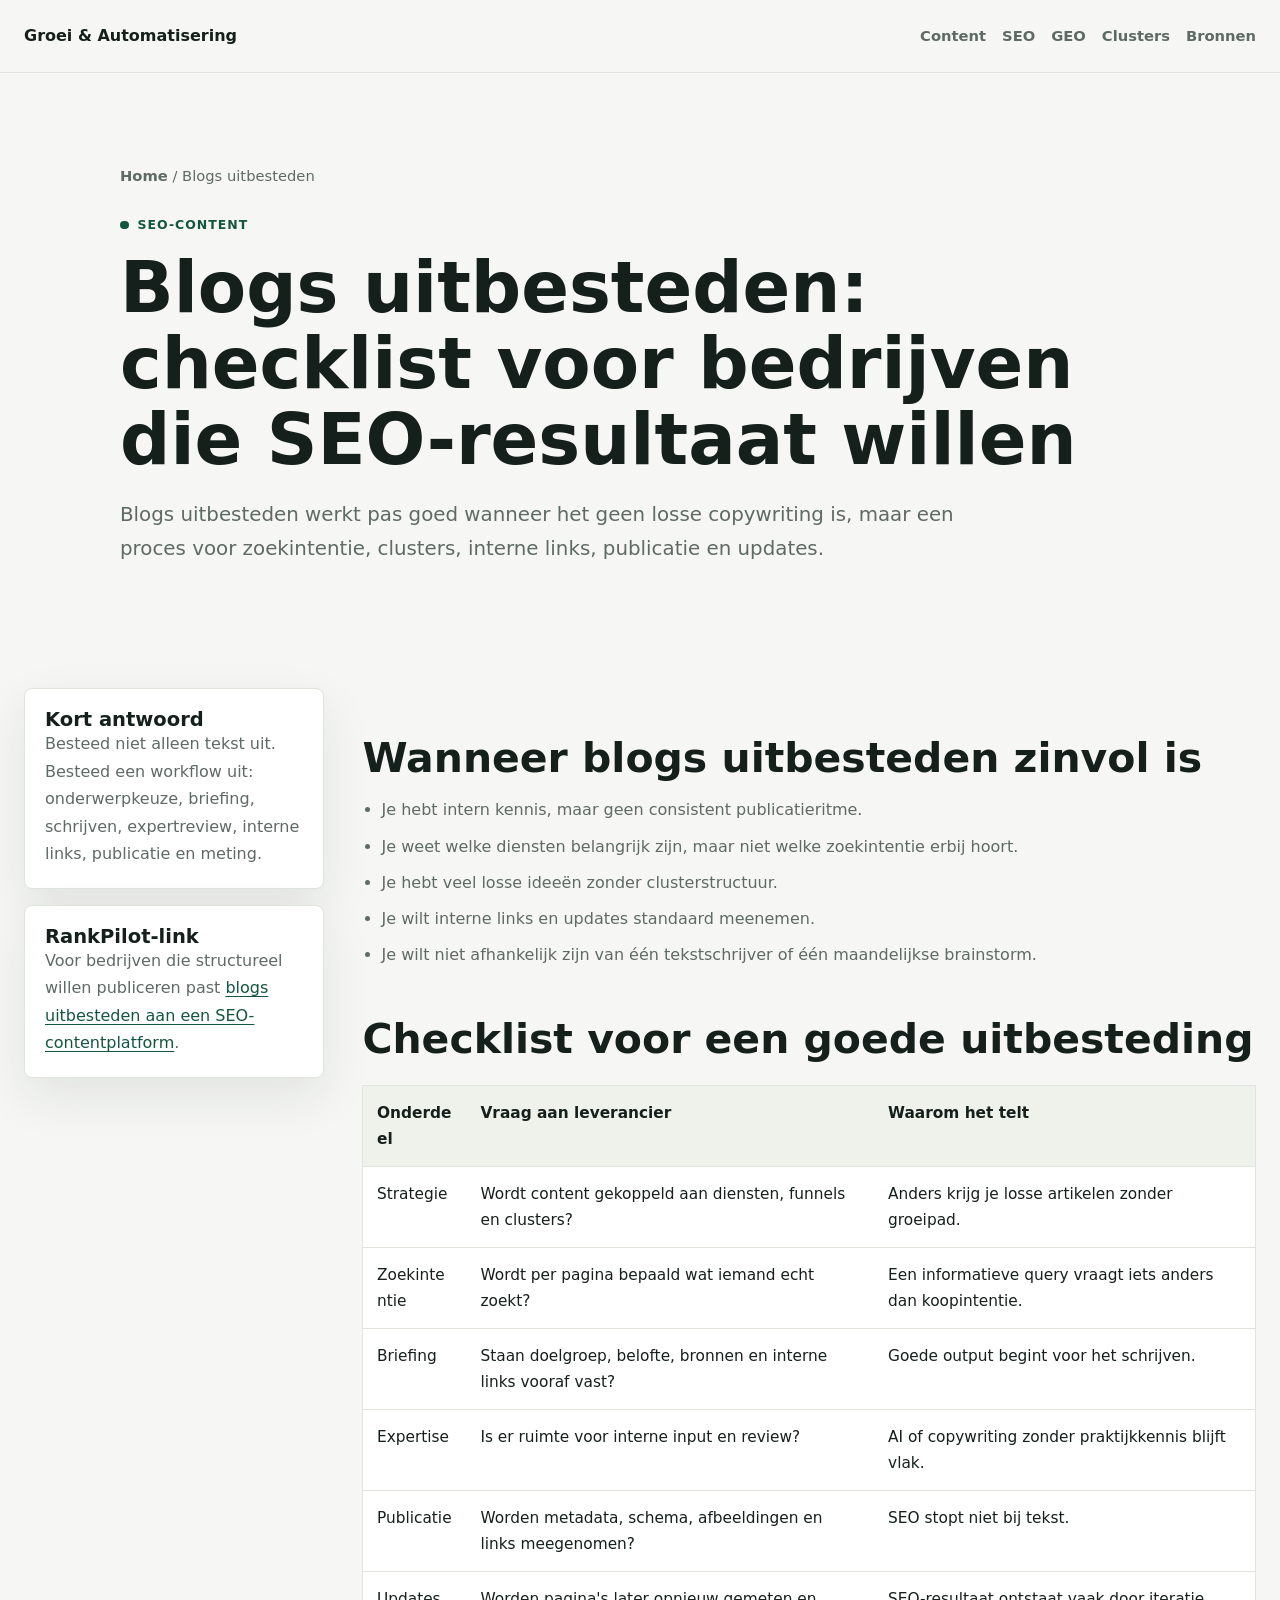
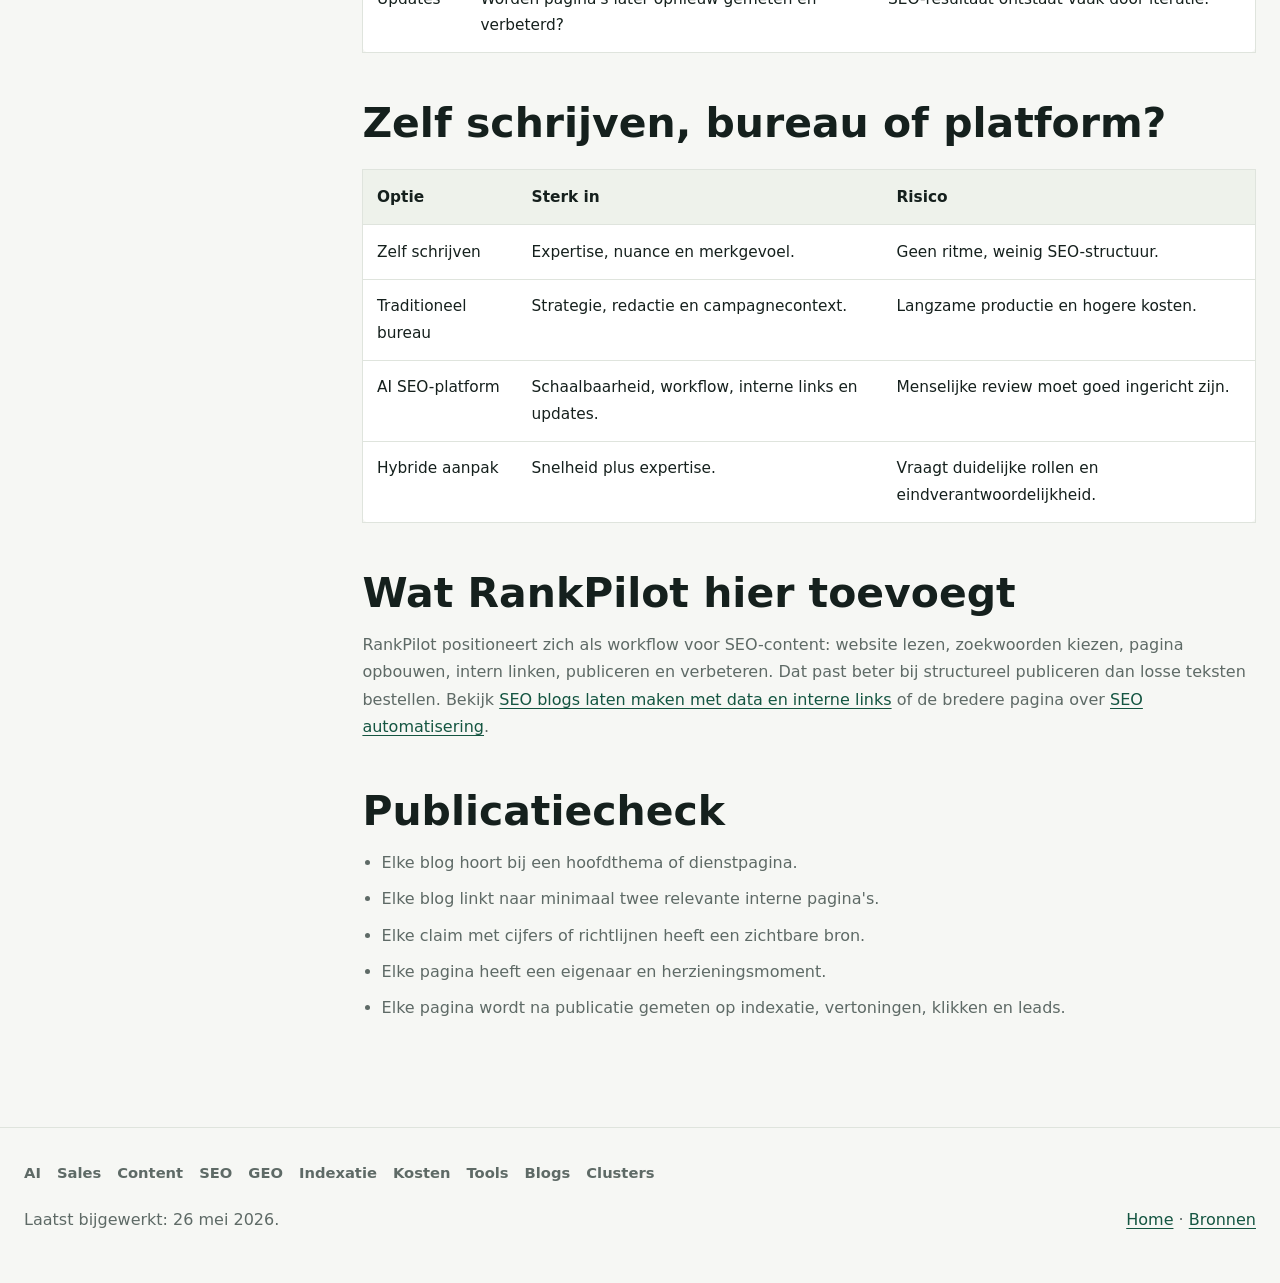
<file: blogs-uitbesteden/index.html>
<!doctype html>
<html lang="nl">
<head>
  <meta charset="utf-8">
  <meta name="viewport" content="width=device-width, initial-scale=1">
  <title>Blogs uitbesteden: checklist voor SEO-resultaat</title>
  <meta name="description" content="Checklist voor blogs uitbesteden: briefing, zoekintentie, contentclusters, E-E-A-T, interne links, publicatie, meting en updates.">
  <meta name="robots" content="index, follow, max-image-preview:large">
  <link rel="canonical" href="https://flowstatenl.github.io/Flowstate-link/blogs-uitbesteden/">
  <link rel="stylesheet" href="../styles.css">
</head>
<body>
  <a class="skip-link" href="#inhoud">Direct naar inhoud</a>
  <header class="site-header">
    <div class="container header-inner">
      <a class="brand" href="../">Groei & Automatisering</a>
      <nav class="nav" aria-label="Hoofdnavigatie">
        <a href="../content-automatisering/">Content</a>
        <a href="../seo-automatisering/">SEO</a>
        <a href="../geo-ai-overviews/">GEO</a>
        <a href="../contentcluster-voorbeeld/">Clusters</a>
        <a href="../bronnen/">Bronnen</a>
      </nav>
    </div>
  </header>

  <main id="inhoud">
    <section class="page-hero">
      <div class="container narrow">
        <p class="breadcrumb"><a href="../">Home</a> / Blogs uitbesteden</p>
        <p class="eyebrow">SEO-content</p>
        <h1>Blogs uitbesteden: checklist voor bedrijven die SEO-resultaat willen</h1>
        <p class="lead">
          Blogs uitbesteden werkt pas goed wanneer het geen losse copywriting is, maar een proces voor zoekintentie,
          clusters, interne links, publicatie en updates.
        </p>
      </div>
    </section>

    <section class="section">
      <div class="container two-column">
        <aside class="aside-stack">
          <div class="note">
            <h3>Kort antwoord</h3>
            <p>
              Besteed niet alleen tekst uit. Besteed een workflow uit: onderwerpkeuze, briefing, schrijven,
              expertreview, interne links, publicatie en meting.
            </p>
          </div>
          <div class="note">
            <h3>RankPilot-link</h3>
            <p>
              Voor bedrijven die structureel willen publiceren past
              <a href="https://rankpilot.nl/blogs-uitbesteden/" target="_blank" rel="noopener">blogs uitbesteden aan een SEO-contentplatform</a>.
            </p>
          </div>
        </aside>
        <article class="prose">
          <h2>Wanneer blogs uitbesteden zinvol is</h2>
          <ul>
            <li>Je hebt intern kennis, maar geen consistent publicatieritme.</li>
            <li>Je weet welke diensten belangrijk zijn, maar niet welke zoekintentie erbij hoort.</li>
            <li>Je hebt veel losse ideeën zonder clusterstructuur.</li>
            <li>Je wilt interne links en updates standaard meenemen.</li>
            <li>Je wilt niet afhankelijk zijn van één tekstschrijver of één maandelijkse brainstorm.</li>
          </ul>

          <h2>Checklist voor een goede uitbesteding</h2>
          <table class="decision-table">
            <thead>
              <tr>
                <th>Onderdeel</th>
                <th>Vraag aan leverancier</th>
                <th>Waarom het telt</th>
              </tr>
            </thead>
            <tbody>
              <tr>
                <td>Strategie</td>
                <td>Wordt content gekoppeld aan diensten, funnels en clusters?</td>
                <td>Anders krijg je losse artikelen zonder groeipad.</td>
              </tr>
              <tr>
                <td>Zoekintentie</td>
                <td>Wordt per pagina bepaald wat iemand echt zoekt?</td>
                <td>Een informatieve query vraagt iets anders dan koopintentie.</td>
              </tr>
              <tr>
                <td>Briefing</td>
                <td>Staan doelgroep, belofte, bronnen en interne links vooraf vast?</td>
                <td>Goede output begint voor het schrijven.</td>
              </tr>
              <tr>
                <td>Expertise</td>
                <td>Is er ruimte voor interne input en review?</td>
                <td>AI of copywriting zonder praktijkkennis blijft vlak.</td>
              </tr>
              <tr>
                <td>Publicatie</td>
                <td>Worden metadata, schema, afbeeldingen en links meegenomen?</td>
                <td>SEO stopt niet bij tekst.</td>
              </tr>
              <tr>
                <td>Updates</td>
                <td>Worden pagina's later opnieuw gemeten en verbeterd?</td>
                <td>SEO-resultaat ontstaat vaak door iteratie.</td>
              </tr>
            </tbody>
          </table>

          <h2>Zelf schrijven, bureau of platform?</h2>
          <table class="decision-table">
            <thead>
              <tr>
                <th>Optie</th>
                <th>Sterk in</th>
                <th>Risico</th>
              </tr>
            </thead>
            <tbody>
              <tr>
                <td>Zelf schrijven</td>
                <td>Expertise, nuance en merkgevoel.</td>
                <td>Geen ritme, weinig SEO-structuur.</td>
              </tr>
              <tr>
                <td>Traditioneel bureau</td>
                <td>Strategie, redactie en campagnecontext.</td>
                <td>Langzame productie en hogere kosten.</td>
              </tr>
              <tr>
                <td>AI SEO-platform</td>
                <td>Schaalbaarheid, workflow, interne links en updates.</td>
                <td>Menselijke review moet goed ingericht zijn.</td>
              </tr>
              <tr>
                <td>Hybride aanpak</td>
                <td>Snelheid plus expertise.</td>
                <td>Vraagt duidelijke rollen en eindverantwoordelijkheid.</td>
              </tr>
            </tbody>
          </table>

          <h2>Wat RankPilot hier toevoegt</h2>
          <p>
            RankPilot positioneert zich als workflow voor SEO-content: website lezen, zoekwoorden kiezen, pagina opbouwen,
            intern linken, publiceren en verbeteren. Dat past beter bij structureel publiceren dan losse teksten bestellen.
            Bekijk <a href="https://rankpilot.nl/blogs-uitbesteden/" target="_blank" rel="noopener">SEO blogs laten maken met data en interne links</a>
            of de bredere pagina over <a href="https://rankpilot.nl/seo/" target="_blank" rel="noopener">SEO automatisering</a>.
          </p>

          <h2>Publicatiecheck</h2>
          <ul>
            <li>Elke blog hoort bij een hoofdthema of dienstpagina.</li>
            <li>Elke blog linkt naar minimaal twee relevante interne pagina's.</li>
            <li>Elke claim met cijfers of richtlijnen heeft een zichtbare bron.</li>
            <li>Elke pagina heeft een eigenaar en herzieningsmoment.</li>
            <li>Elke pagina wordt na publicatie gemeten op indexatie, vertoningen, klikken en leads.</li>
          </ul>
        </article>
      </div>
    </section>
  </main>

  <footer class="site-footer">
    <nav class="container footer-links" aria-label="Contenthub">
      <a href="../ai-automatisering/">AI</a>
      <a href="../sales-automation/">Sales</a>
      <a href="../content-automatisering/">Content</a>
      <a href="../seo-automatisering/">SEO</a>
      <a href="../geo-ai-overviews/">GEO</a>
      <a href="../google-indexatie/">Indexatie</a>
      <a href="../kosten-ai-automatisering/">Kosten</a>
      <a href="../n8n-make-zapier/">Tools</a>
      <a href="../blogs-uitbesteden/">Blogs</a>
      <a href="../contentcluster-voorbeeld/">Clusters</a>
    </nav>
    <div class="container footer-inner">
      <p>Laatst bijgewerkt: 26 mei 2026.</p>
      <p><a href="../">Home</a> · <a href="../bronnen/">Bronnen</a></p>
    </div>
  </footer>
</body>
</html>
</file>
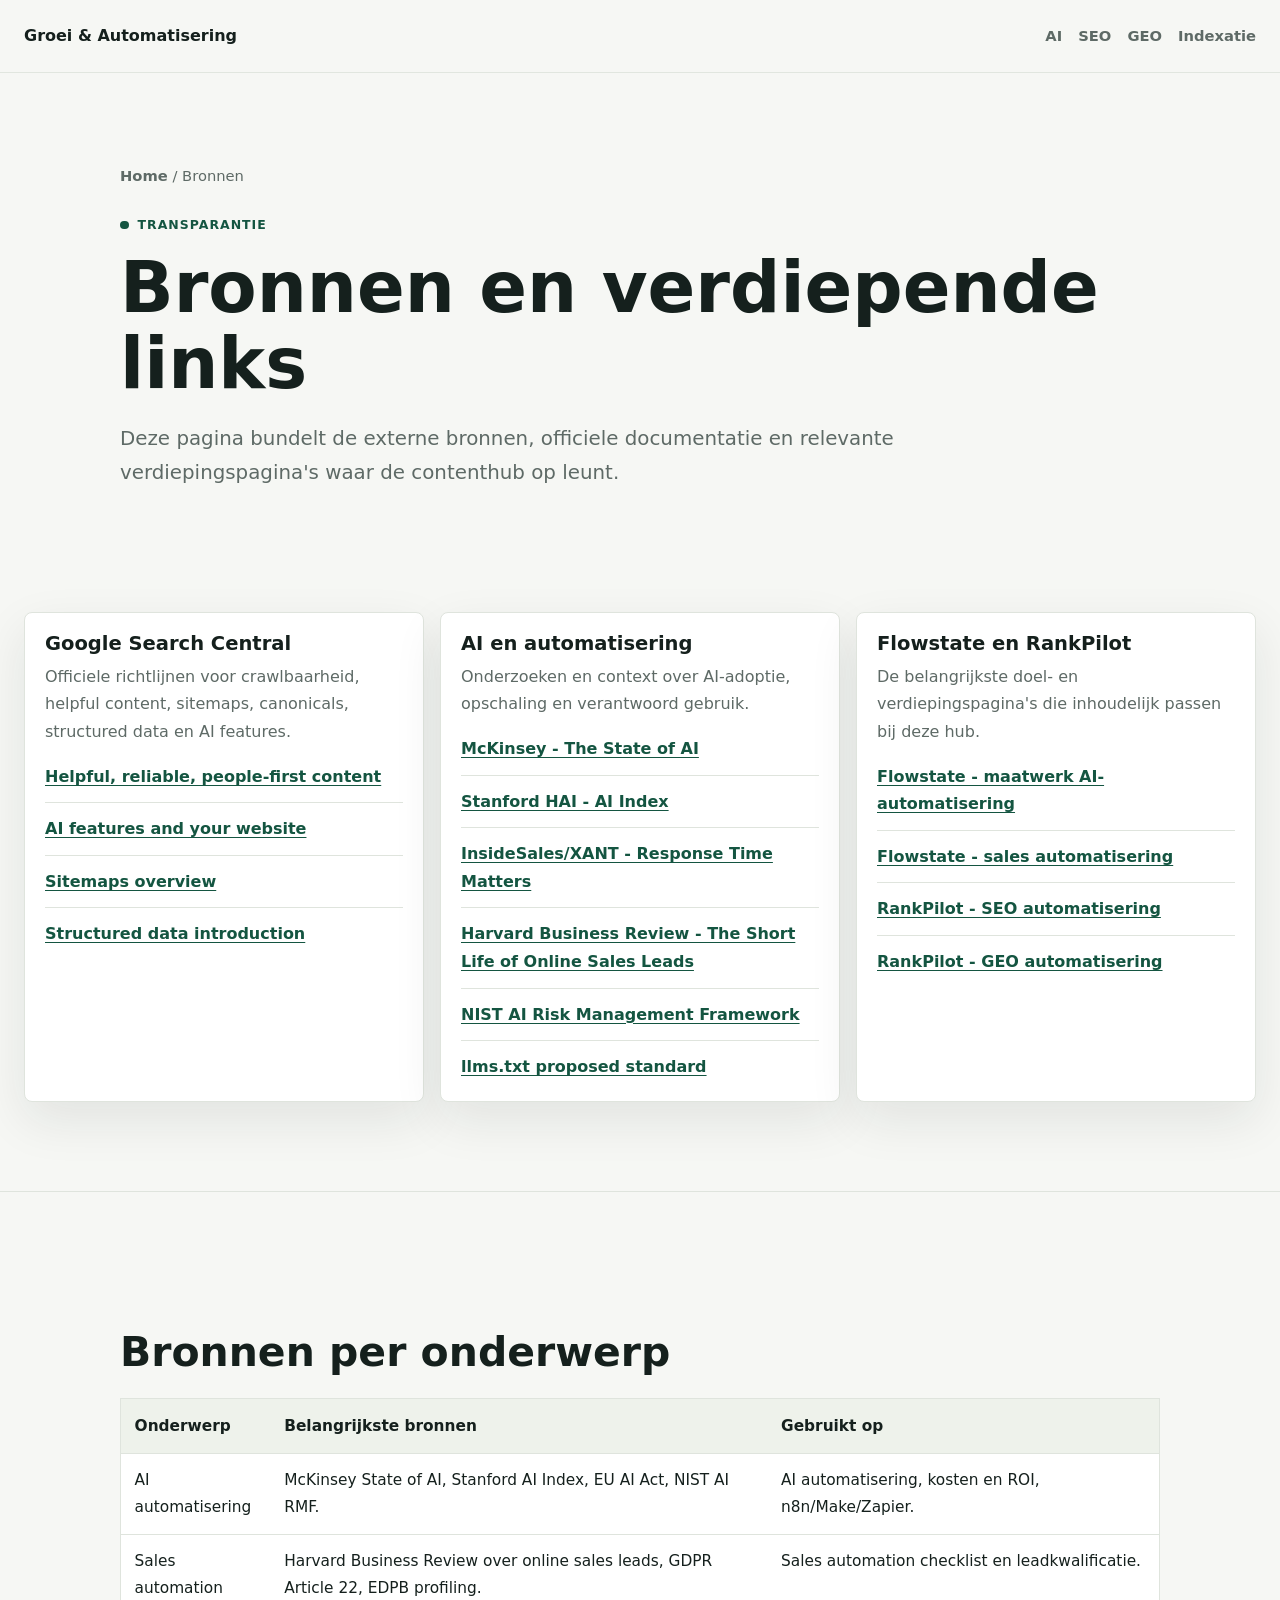
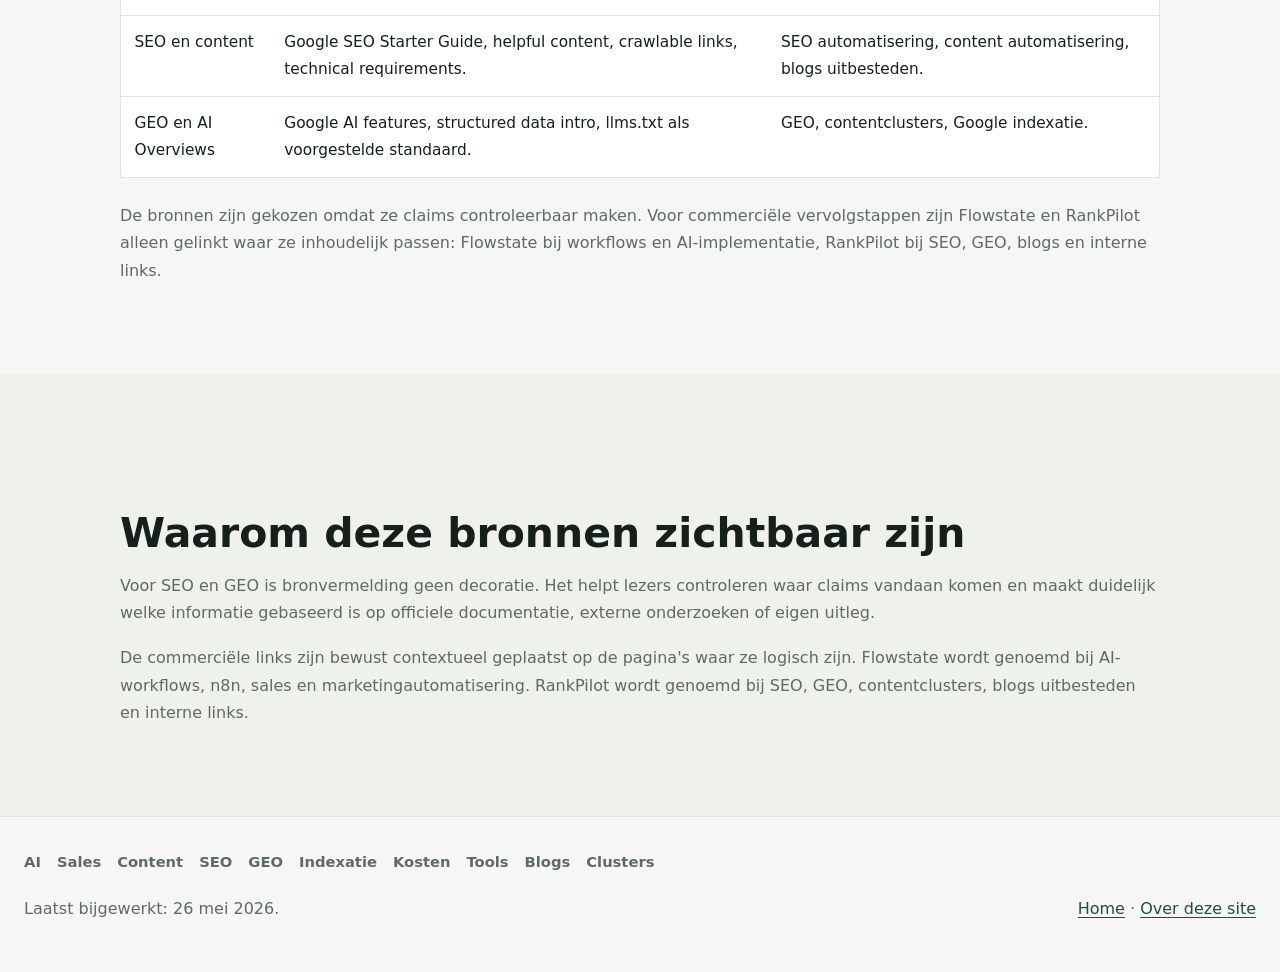
<file: bronnen/index.html>
<!doctype html>
<html lang="nl">
<head>
  <meta charset="utf-8">
  <meta name="viewport" content="width=device-width, initial-scale=1">
  <title>Bronnen voor AI automatisering, SEO, GEO en indexatie</title>
  <meta name="description" content="Bronnen en richtlijnen gebruikt voor deze contenthub: Google Search Central, McKinsey, Stanford AI Index, llms.txt, Flowstate en RankPilot.">
  <meta name="robots" content="index, follow, max-image-preview:large">
  <link rel="canonical" href="https://flowstatenl.github.io/Flowstate-link/bronnen/">
  <link rel="stylesheet" href="../styles.css">
</head>
<body>
  <a class="skip-link" href="#inhoud">Direct naar inhoud</a>
  <header class="site-header">
    <div class="container header-inner">
      <a class="brand" href="../">Groei & Automatisering</a>
      <nav class="nav" aria-label="Hoofdnavigatie">
        <a href="../ai-automatisering/">AI</a>
        <a href="../seo-automatisering/">SEO</a>
        <a href="../geo-ai-overviews/">GEO</a>
        <a href="../google-indexatie/">Indexatie</a>
      </nav>
    </div>
  </header>

  <main id="inhoud">
    <section class="page-hero">
      <div class="container narrow">
        <p class="breadcrumb"><a href="../">Home</a> / Bronnen</p>
        <p class="eyebrow">Transparantie</p>
        <h1>Bronnen en verdiepende links</h1>
        <p class="lead">
          Deze pagina bundelt de externe bronnen, officiele documentatie en relevante verdiepingspagina's waar de
          contenthub op leunt.
        </p>
      </div>
    </section>

    <section class="section">
      <div class="container grid-3">
        <article class="source-card">
          <h3>Google Search Central</h3>
          <p>Officiele richtlijnen voor crawlbaarheid, helpful content, sitemaps, canonicals, structured data en AI features.</p>
          <ul class="source-list">
            <li><a href="https://developers.google.com/search/docs/fundamentals/creating-helpful-content" target="_blank" rel="noopener">Helpful, reliable, people-first content</a></li>
            <li><a href="https://developers.google.com/search/docs/appearance/ai-features" target="_blank" rel="noopener">AI features and your website</a></li>
            <li><a href="https://developers.google.com/search/docs/crawling-indexing/sitemaps/overview" target="_blank" rel="noopener">Sitemaps overview</a></li>
            <li><a href="https://developers.google.com/search/docs/appearance/structured-data/intro-structured-data" target="_blank" rel="noopener">Structured data introduction</a></li>
          </ul>
        </article>
        <article class="source-card">
          <h3>AI en automatisering</h3>
          <p>Onderzoeken en context over AI-adoptie, opschaling en verantwoord gebruik.</p>
          <ul class="source-list">
            <li><a href="https://www.mckinsey.com/capabilities/quantumblack/our-insights/the-state-of-ai" target="_blank" rel="noopener">McKinsey - The State of AI</a></li>
            <li><a href="https://hai.stanford.edu/ai-index" target="_blank" rel="noopener">Stanford HAI - AI Index</a></li>
            <li><a href="https://www.insidesales.com/response-time-matters/" target="_blank" rel="noopener">InsideSales/XANT - Response Time Matters</a></li>
            <li><a href="https://hbr.org/2011/03/the-short-life-of-online-sales-leads" target="_blank" rel="noopener">Harvard Business Review - The Short Life of Online Sales Leads</a></li>
            <li><a href="https://www.nist.gov/itl/ai-risk-management-framework" target="_blank" rel="noopener">NIST AI Risk Management Framework</a></li>
            <li><a href="https://llmstxt.org/" target="_blank" rel="noopener">llms.txt proposed standard</a></li>
          </ul>
        </article>
        <article class="source-card">
          <h3>Flowstate en RankPilot</h3>
          <p>De belangrijkste doel- en verdiepingspagina's die inhoudelijk passen bij deze hub.</p>
          <ul class="source-list">
            <li><a href="https://goflowstate.nl/services/custom/" target="_blank" rel="noopener">Flowstate - maatwerk AI-automatisering</a></li>
            <li><a href="https://goflowstate.nl/services/leads-en-sales/" target="_blank" rel="noopener">Flowstate - sales automatisering</a></li>
            <li><a href="https://rankpilot.nl/seo/" target="_blank" rel="noopener">RankPilot - SEO automatisering</a></li>
            <li><a href="https://rankpilot.nl/geo/" target="_blank" rel="noopener">RankPilot - GEO automatisering</a></li>
          </ul>
        </article>
      </div>
    </section>

    <section class="section border-top">
      <div class="container narrow prose">
        <h2>Bronnen per onderwerp</h2>
        <table class="decision-table">
          <thead>
            <tr>
              <th>Onderwerp</th>
              <th>Belangrijkste bronnen</th>
              <th>Gebruikt op</th>
            </tr>
          </thead>
          <tbody>
            <tr>
              <td>AI automatisering</td>
              <td>McKinsey State of AI, Stanford AI Index, EU AI Act, NIST AI RMF.</td>
              <td>AI automatisering, kosten en ROI, n8n/Make/Zapier.</td>
            </tr>
            <tr>
              <td>Sales automation</td>
              <td>Harvard Business Review over online sales leads, GDPR Article 22, EDPB profiling.</td>
              <td>Sales automation checklist en leadkwalificatie.</td>
            </tr>
            <tr>
              <td>SEO en content</td>
              <td>Google SEO Starter Guide, helpful content, crawlable links, technical requirements.</td>
              <td>SEO automatisering, content automatisering, blogs uitbesteden.</td>
            </tr>
            <tr>
              <td>GEO en AI Overviews</td>
              <td>Google AI features, structured data intro, llms.txt als voorgestelde standaard.</td>
              <td>GEO, contentclusters, Google indexatie.</td>
            </tr>
          </tbody>
        </table>
        <p>
          De bronnen zijn gekozen omdat ze claims controleerbaar maken. Voor commerciële vervolgstappen zijn Flowstate
          en RankPilot alleen gelinkt waar ze inhoudelijk passen: Flowstate bij workflows en AI-implementatie, RankPilot
          bij SEO, GEO, blogs en interne links.
        </p>
      </div>
    </section>

    <section class="section section-soft">
      <div class="container narrow prose">
        <h2>Waarom deze bronnen zichtbaar zijn</h2>
        <p>
          Voor SEO en GEO is bronvermelding geen decoratie. Het helpt lezers controleren waar claims vandaan komen en
          maakt duidelijk welke informatie gebaseerd is op officiele documentatie, externe onderzoeken of eigen uitleg.
        </p>
        <p>
          De commerciële links zijn bewust contextueel geplaatst op de pagina's waar ze logisch zijn. Flowstate wordt
          genoemd bij AI-workflows, n8n, sales en marketingautomatisering. RankPilot wordt genoemd bij SEO, GEO,
          contentclusters, blogs uitbesteden en interne links.
        </p>
      </div>
    </section>
  </main>

  <footer class="site-footer">
    <nav class="container footer-links" aria-label="Contenthub">
      <a href="../ai-automatisering/">AI</a>
      <a href="../sales-automation/">Sales</a>
      <a href="../content-automatisering/">Content</a>
      <a href="../seo-automatisering/">SEO</a>
      <a href="../geo-ai-overviews/">GEO</a>
      <a href="../google-indexatie/">Indexatie</a>
      <a href="../kosten-ai-automatisering/">Kosten</a>
      <a href="../n8n-make-zapier/">Tools</a>
      <a href="../blogs-uitbesteden/">Blogs</a>
      <a href="../contentcluster-voorbeeld/">Clusters</a>
    </nav>
    <div class="container footer-inner">
      <p>Laatst bijgewerkt: 26 mei 2026.</p>
      <p><a href="../">Home</a> · <a href="../over/">Over deze site</a></p>
    </div>
  </footer>
</body>
</html>
</file>
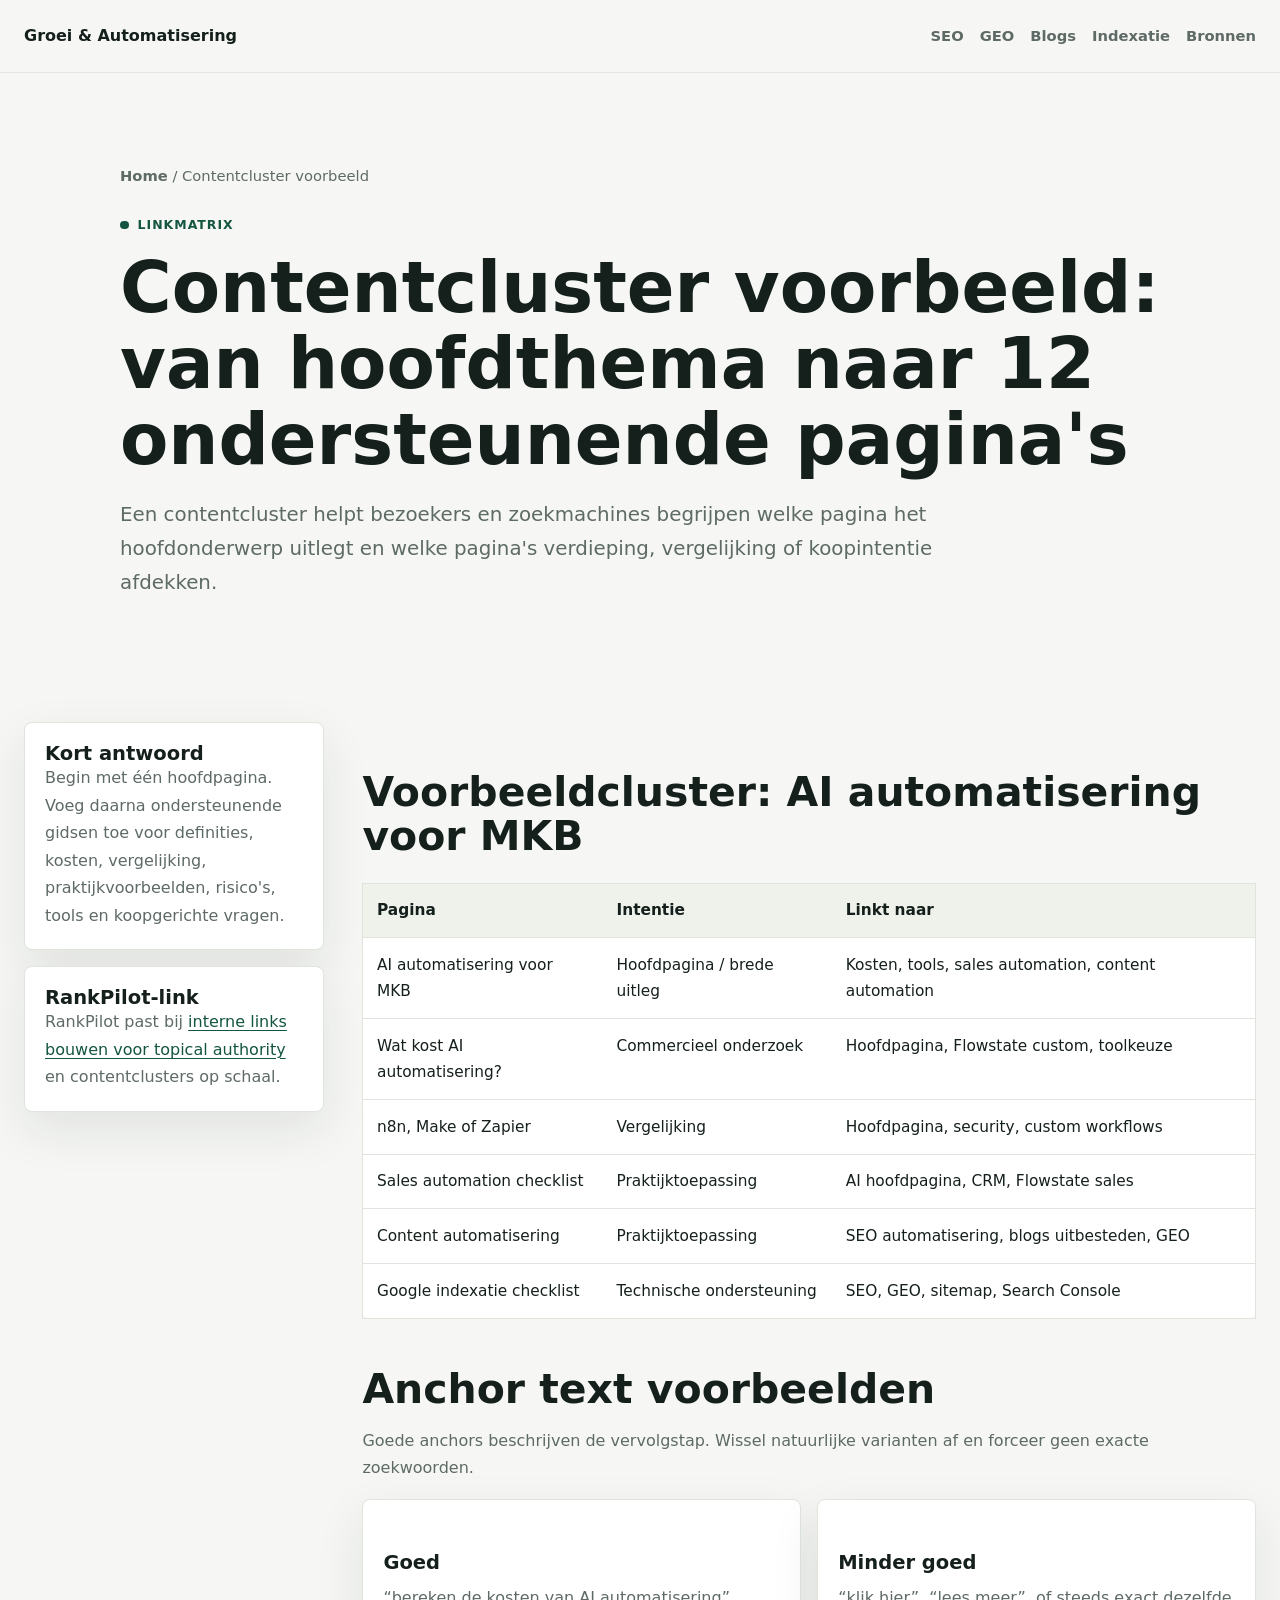
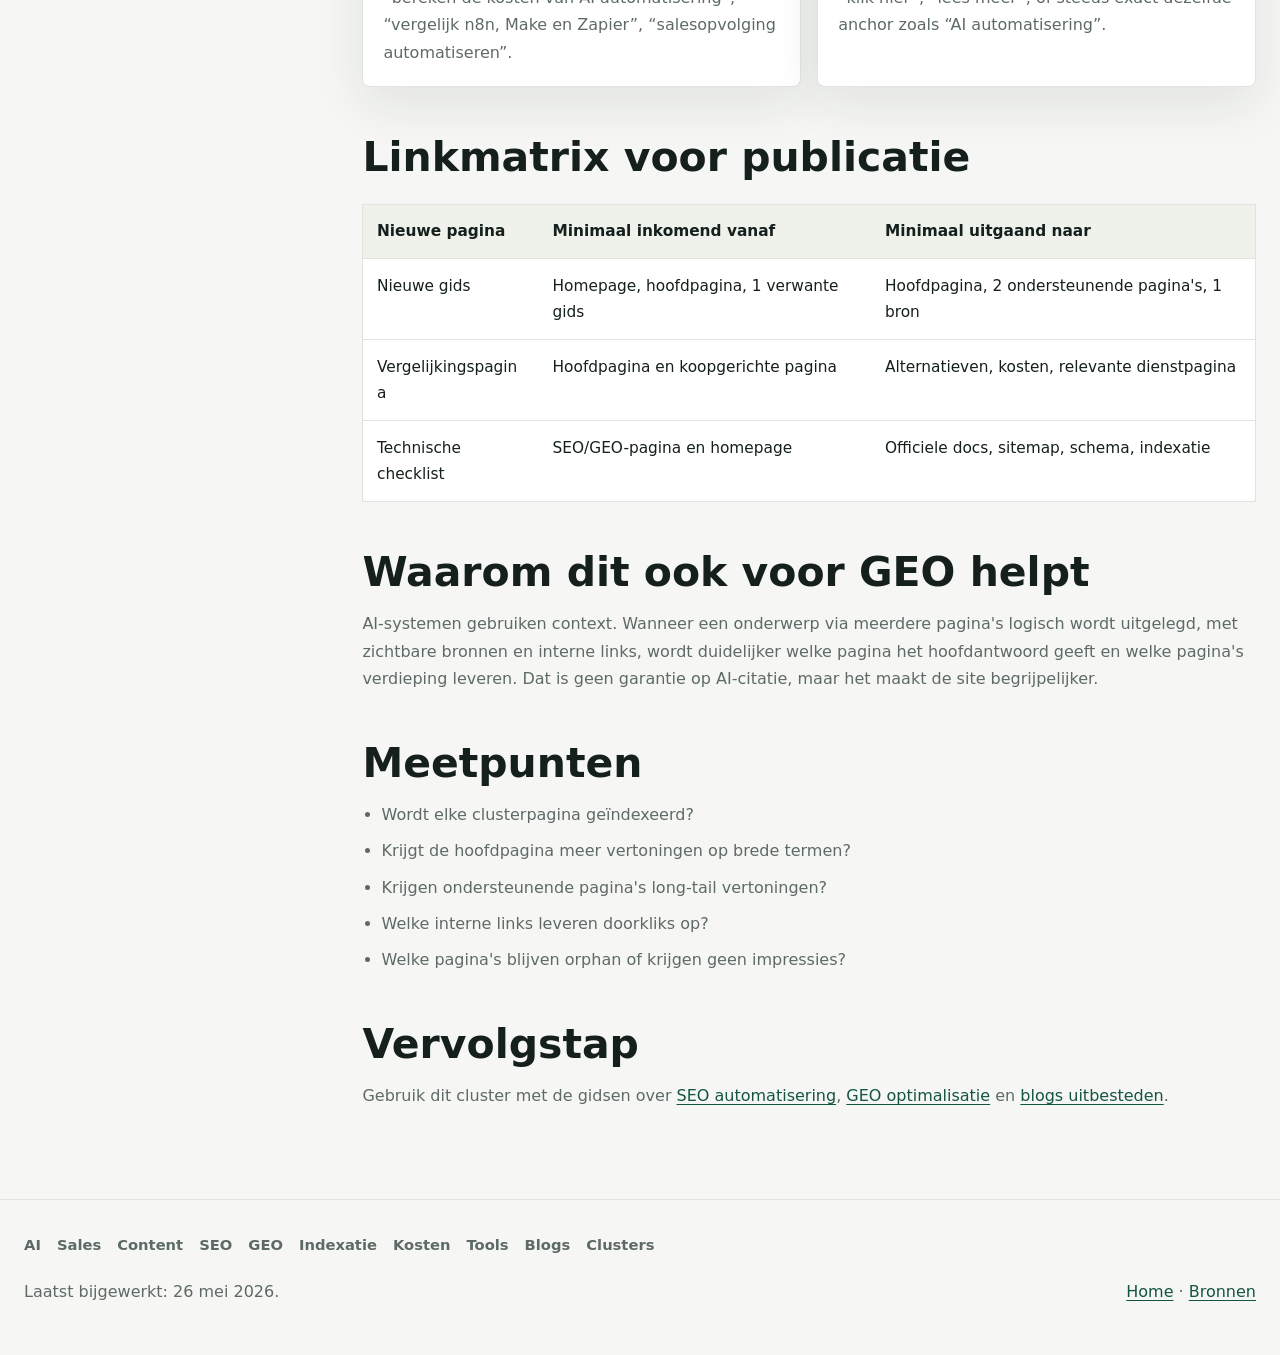
<file: contentcluster-voorbeeld/index.html>
<!doctype html>
<html lang="nl">
<head>
  <meta charset="utf-8">
  <meta name="viewport" content="width=device-width, initial-scale=1">
  <title>Contentcluster voorbeeld: van hoofdthema naar interne linkmatrix</title>
  <meta name="description" content="Praktisch contentcluster voorbeeld met hoofdpagina, ondersteunende artikelen, linkmatrix, anchor texts en meetpunten voor SEO en GEO.">
  <meta name="robots" content="index, follow, max-image-preview:large">
  <link rel="canonical" href="https://flowstatenl.github.io/Flowstate-link/contentcluster-voorbeeld/">
  <link rel="stylesheet" href="../styles.css">
</head>
<body>
  <a class="skip-link" href="#inhoud">Direct naar inhoud</a>
  <header class="site-header">
    <div class="container header-inner">
      <a class="brand" href="../">Groei & Automatisering</a>
      <nav class="nav" aria-label="Hoofdnavigatie">
        <a href="../seo-automatisering/">SEO</a>
        <a href="../geo-ai-overviews/">GEO</a>
        <a href="../blogs-uitbesteden/">Blogs</a>
        <a href="../google-indexatie/">Indexatie</a>
        <a href="../bronnen/">Bronnen</a>
      </nav>
    </div>
  </header>

  <main id="inhoud">
    <section class="page-hero">
      <div class="container narrow">
        <p class="breadcrumb"><a href="../">Home</a> / Contentcluster voorbeeld</p>
        <p class="eyebrow">Linkmatrix</p>
        <h1>Contentcluster voorbeeld: van hoofdthema naar 12 ondersteunende pagina's</h1>
        <p class="lead">
          Een contentcluster helpt bezoekers en zoekmachines begrijpen welke pagina het hoofdonderwerp uitlegt en welke
          pagina's verdieping, vergelijking of koopintentie afdekken.
        </p>
      </div>
    </section>

    <section class="section">
      <div class="container two-column">
        <aside class="aside-stack">
          <div class="note">
            <h3>Kort antwoord</h3>
            <p>
              Begin met één hoofdpagina. Voeg daarna ondersteunende gidsen toe voor definities, kosten, vergelijking,
              praktijkvoorbeelden, risico's, tools en koopgerichte vragen.
            </p>
          </div>
          <div class="note">
            <h3>RankPilot-link</h3>
            <p>
              RankPilot past bij <a href="https://rankpilot.nl/kennisbank/interne-links-bouwen-topical-authority/" target="_blank" rel="noopener">interne links bouwen voor topical authority</a>
              en contentclusters op schaal.
            </p>
          </div>
        </aside>
        <article class="prose">
          <h2>Voorbeeldcluster: AI automatisering voor MKB</h2>
          <table class="decision-table">
            <thead>
              <tr>
                <th>Pagina</th>
                <th>Intentie</th>
                <th>Linkt naar</th>
              </tr>
            </thead>
            <tbody>
              <tr>
                <td>AI automatisering voor MKB</td>
                <td>Hoofdpagina / brede uitleg</td>
                <td>Kosten, tools, sales automation, content automation</td>
              </tr>
              <tr>
                <td>Wat kost AI automatisering?</td>
                <td>Commercieel onderzoek</td>
                <td>Hoofdpagina, Flowstate custom, toolkeuze</td>
              </tr>
              <tr>
                <td>n8n, Make of Zapier</td>
                <td>Vergelijking</td>
                <td>Hoofdpagina, security, custom workflows</td>
              </tr>
              <tr>
                <td>Sales automation checklist</td>
                <td>Praktijktoepassing</td>
                <td>AI hoofdpagina, CRM, Flowstate sales</td>
              </tr>
              <tr>
                <td>Content automatisering</td>
                <td>Praktijktoepassing</td>
                <td>SEO automatisering, blogs uitbesteden, GEO</td>
              </tr>
              <tr>
                <td>Google indexatie checklist</td>
                <td>Technische ondersteuning</td>
                <td>SEO, GEO, sitemap, Search Console</td>
              </tr>
            </tbody>
          </table>

          <h2>Anchor text voorbeelden</h2>
          <p>
            Goede anchors beschrijven de vervolgstap. Wissel natuurlijke varianten af en forceer geen exacte zoekwoorden.
          </p>
          <div class="grid-2">
            <div class="mini-card">
              <h3>Goed</h3>
              <p>“bereken de kosten van AI automatisering”, “vergelijk n8n, Make en Zapier”, “salesopvolging automatiseren”.</p>
            </div>
            <div class="mini-card">
              <h3>Minder goed</h3>
              <p>“klik hier”, “lees meer”, of steeds exact dezelfde anchor zoals “AI automatisering”.</p>
            </div>
          </div>

          <h2>Linkmatrix voor publicatie</h2>
          <table class="decision-table">
            <thead>
              <tr>
                <th>Nieuwe pagina</th>
                <th>Minimaal inkomend vanaf</th>
                <th>Minimaal uitgaand naar</th>
              </tr>
            </thead>
            <tbody>
              <tr>
                <td>Nieuwe gids</td>
                <td>Homepage, hoofdpagina, 1 verwante gids</td>
                <td>Hoofdpagina, 2 ondersteunende pagina's, 1 bron</td>
              </tr>
              <tr>
                <td>Vergelijkingspagina</td>
                <td>Hoofdpagina en koopgerichte pagina</td>
                <td>Alternatieven, kosten, relevante dienstpagina</td>
              </tr>
              <tr>
                <td>Technische checklist</td>
                <td>SEO/GEO-pagina en homepage</td>
                <td>Officiele docs, sitemap, schema, indexatie</td>
              </tr>
            </tbody>
          </table>

          <h2>Waarom dit ook voor GEO helpt</h2>
          <p>
            AI-systemen gebruiken context. Wanneer een onderwerp via meerdere pagina's logisch wordt uitgelegd, met
            zichtbare bronnen en interne links, wordt duidelijker welke pagina het hoofdantwoord geeft en welke pagina's
            verdieping leveren. Dat is geen garantie op AI-citatie, maar het maakt de site begrijpelijker.
          </p>

          <h2>Meetpunten</h2>
          <ul>
            <li>Wordt elke clusterpagina geïndexeerd?</li>
            <li>Krijgt de hoofdpagina meer vertoningen op brede termen?</li>
            <li>Krijgen ondersteunende pagina's long-tail vertoningen?</li>
            <li>Welke interne links leveren doorkliks op?</li>
            <li>Welke pagina's blijven orphan of krijgen geen impressies?</li>
          </ul>

          <h2>Vervolgstap</h2>
          <p>
            Gebruik dit cluster met de gidsen over <a href="../seo-automatisering/">SEO automatisering</a>,
            <a href="../geo-ai-overviews/">GEO optimalisatie</a> en <a href="../blogs-uitbesteden/">blogs uitbesteden</a>.
          </p>
        </article>
      </div>
    </section>
  </main>

  <footer class="site-footer">
    <nav class="container footer-links" aria-label="Contenthub">
      <a href="../ai-automatisering/">AI</a>
      <a href="../sales-automation/">Sales</a>
      <a href="../content-automatisering/">Content</a>
      <a href="../seo-automatisering/">SEO</a>
      <a href="../geo-ai-overviews/">GEO</a>
      <a href="../google-indexatie/">Indexatie</a>
      <a href="../kosten-ai-automatisering/">Kosten</a>
      <a href="../n8n-make-zapier/">Tools</a>
      <a href="../blogs-uitbesteden/">Blogs</a>
      <a href="../contentcluster-voorbeeld/">Clusters</a>
    </nav>
    <div class="container footer-inner">
      <p>Laatst bijgewerkt: 26 mei 2026.</p>
      <p><a href="../">Home</a> · <a href="../bronnen/">Bronnen</a></p>
    </div>
  </footer>
</body>
</html>
</file>
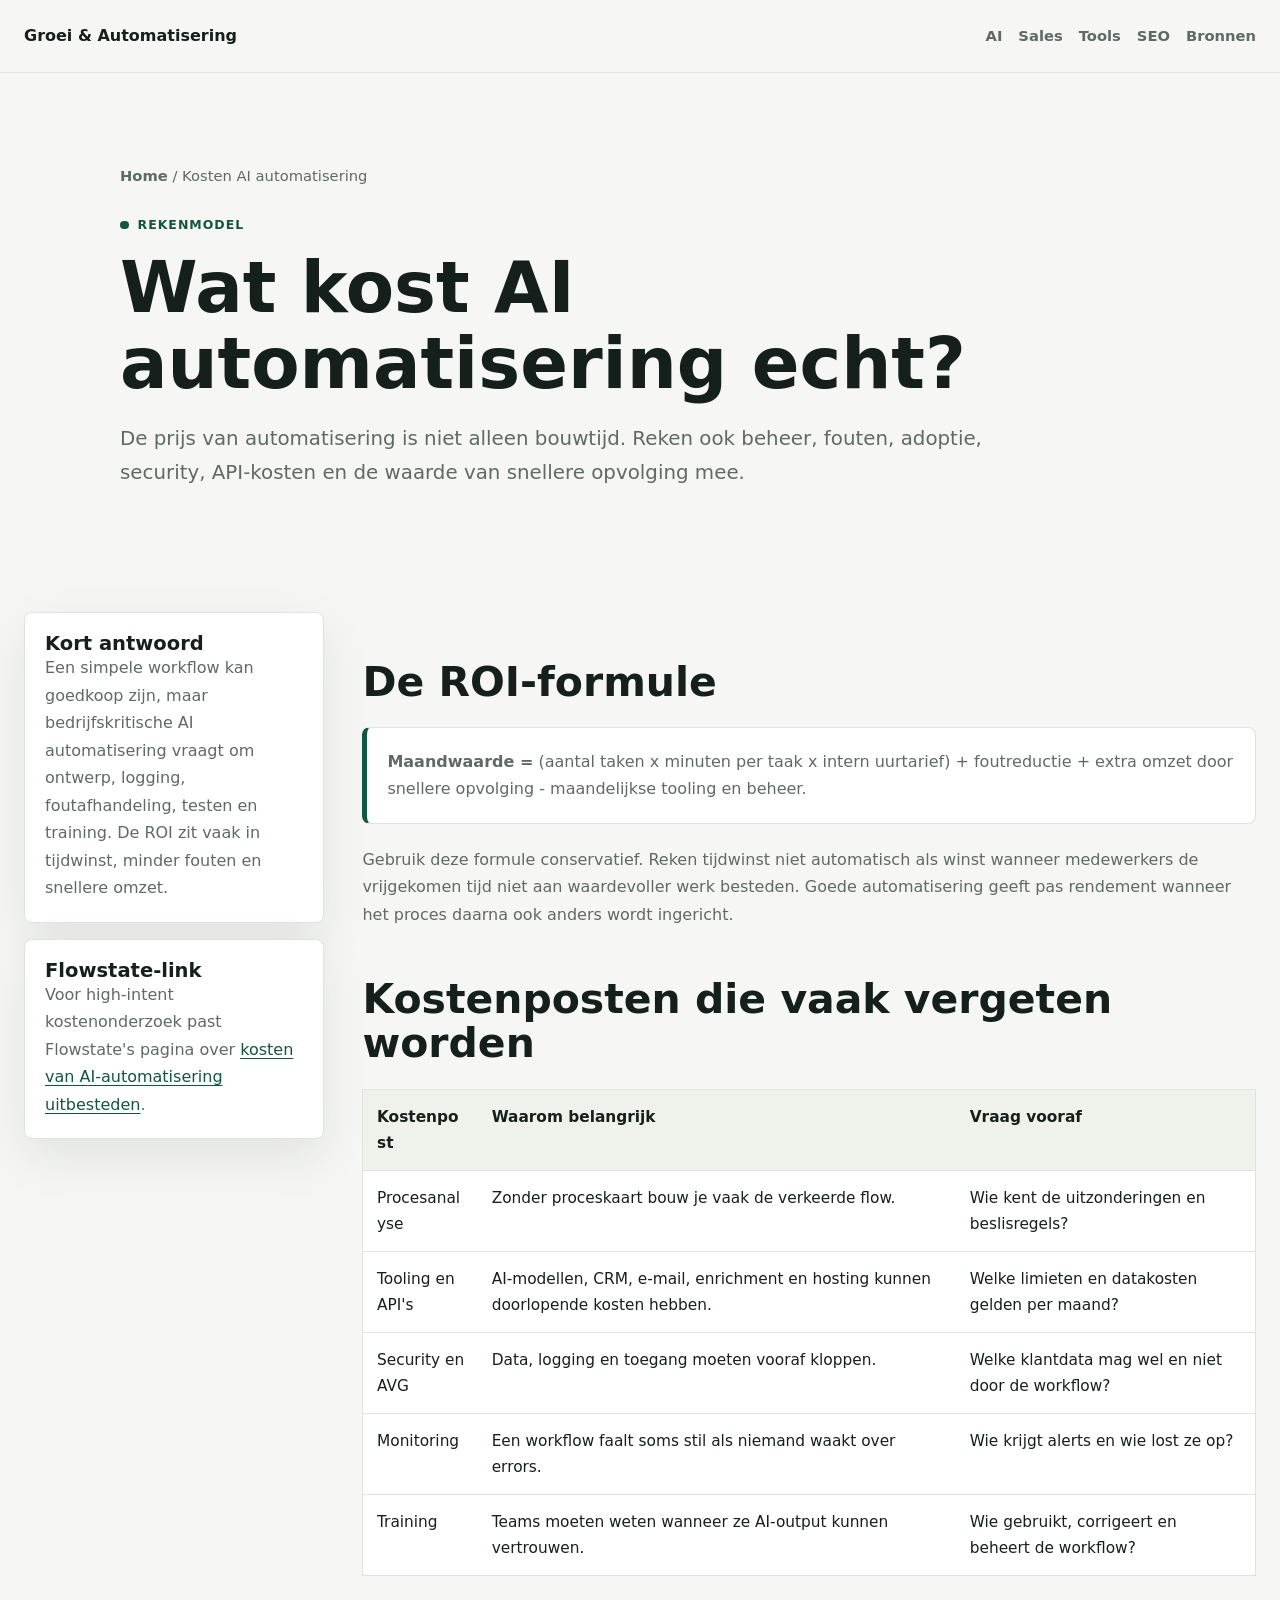
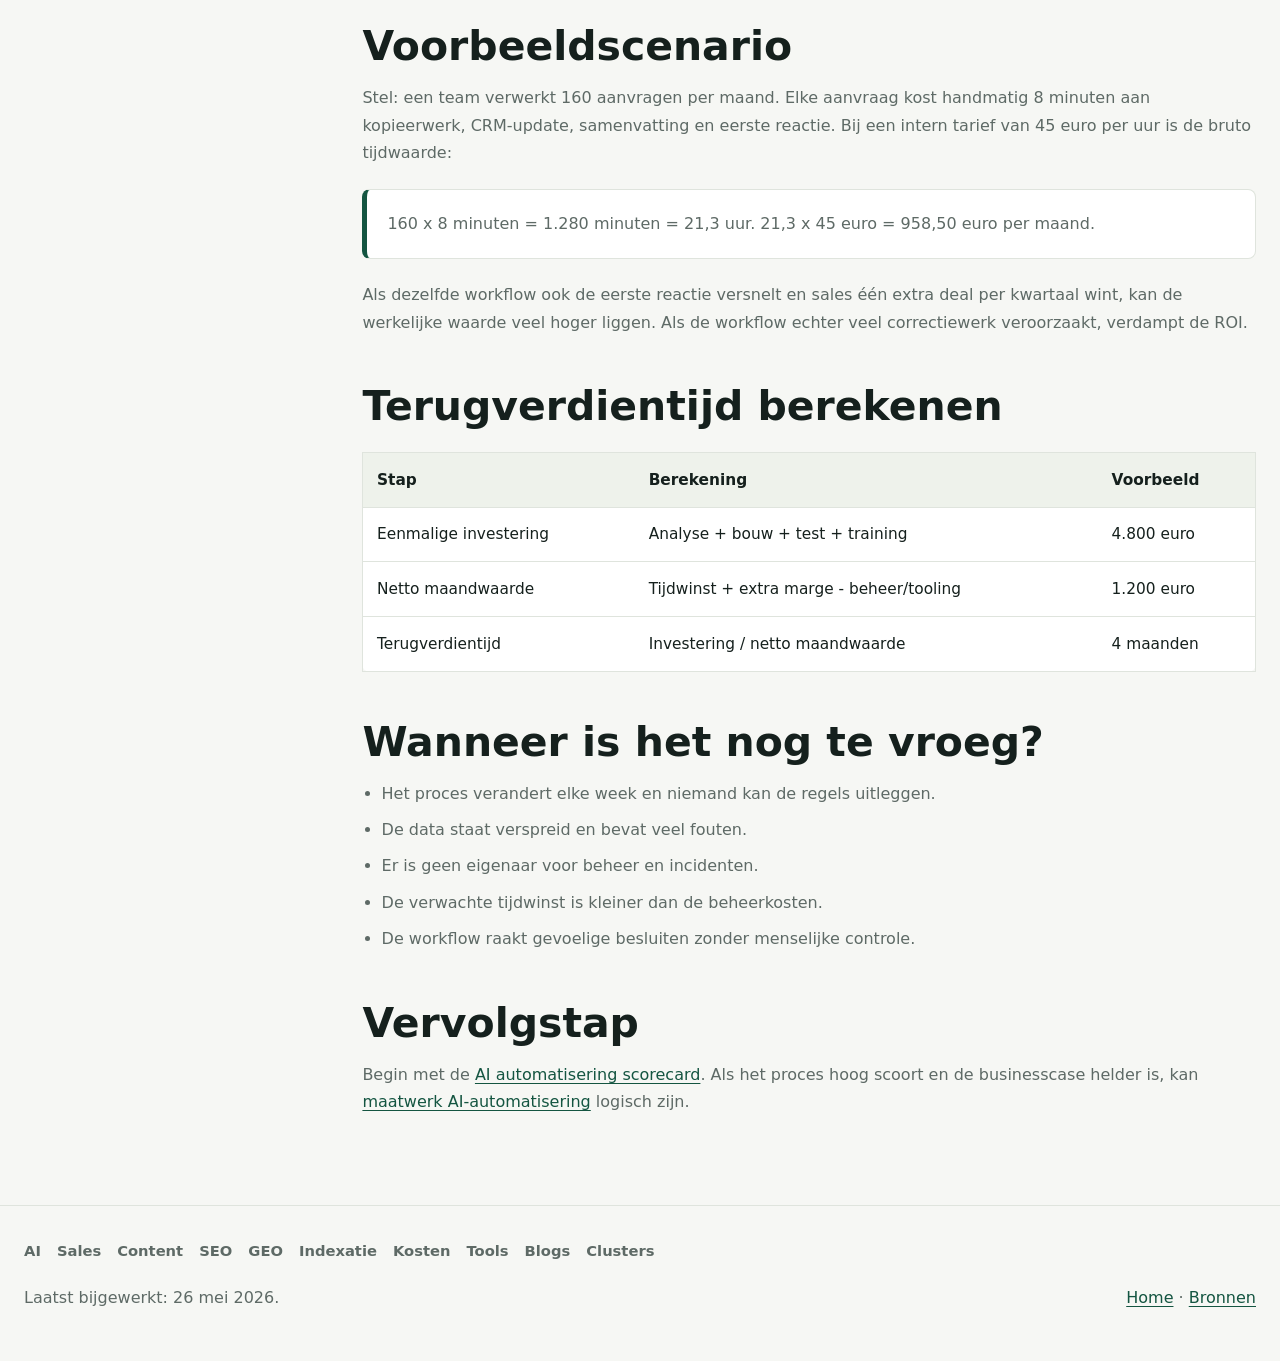
<file: kosten-ai-automatisering/index.html>
<!doctype html>
<html lang="nl">
<head>
  <meta charset="utf-8">
  <meta name="viewport" content="width=device-width, initial-scale=1">
  <title>Wat kost AI automatisering? ROI-rekenmodel voor MKB</title>
  <meta name="description" content="Rekenmodel voor AI automatisering: implementatiekosten, onderhoud, tijdwinst, foutreductie, saleswaarde en terugverdientijd.">
  <meta name="robots" content="index, follow, max-image-preview:large">
  <link rel="canonical" href="https://flowstatenl.github.io/Flowstate-link/kosten-ai-automatisering/">
  <link rel="stylesheet" href="../styles.css">
  <script type="application/ld+json">
  {
    "@context": "https://schema.org",
    "@type": "TechArticle",
    "headline": "Wat kost AI automatisering? ROI-rekenmodel voor MKB",
    "url": "https://flowstatenl.github.io/Flowstate-link/kosten-ai-automatisering/",
    "inLanguage": "nl-NL",
    "datePublished": "2026-05-26",
    "dateModified": "2026-05-26",
    "author": { "@type": "Organization", "name": "Groei & Automatisering" },
    "about": ["AI automatisering kosten", "ROI", "workflow automation", "MKB"],
    "mentions": [{ "@type": "Organization", "name": "Flowstate", "url": "https://goflowstate.nl/" }]
  }
  </script>
</head>
<body>
  <a class="skip-link" href="#inhoud">Direct naar inhoud</a>
  <header class="site-header">
    <div class="container header-inner">
      <a class="brand" href="../">Groei & Automatisering</a>
      <nav class="nav" aria-label="Hoofdnavigatie">
        <a href="../ai-automatisering/">AI</a>
        <a href="../sales-automation/">Sales</a>
        <a href="../n8n-make-zapier/">Tools</a>
        <a href="../seo-automatisering/">SEO</a>
        <a href="../bronnen/">Bronnen</a>
      </nav>
    </div>
  </header>

  <main id="inhoud">
    <section class="page-hero">
      <div class="container narrow">
        <p class="breadcrumb"><a href="../">Home</a> / Kosten AI automatisering</p>
        <p class="eyebrow">Rekenmodel</p>
        <h1>Wat kost AI automatisering echt?</h1>
        <p class="lead">
          De prijs van automatisering is niet alleen bouwtijd. Reken ook beheer, fouten, adoptie, security,
          API-kosten en de waarde van snellere opvolging mee.
        </p>
      </div>
    </section>

    <section class="section">
      <div class="container two-column">
        <aside class="aside-stack">
          <div class="note">
            <h3>Kort antwoord</h3>
            <p>
              Een simpele workflow kan goedkoop zijn, maar bedrijfskritische AI automatisering vraagt om ontwerp,
              logging, foutafhandeling, testen en training. De ROI zit vaak in tijdwinst, minder fouten en snellere omzet.
            </p>
          </div>
          <div class="note">
            <h3>Flowstate-link</h3>
            <p>
              Voor high-intent kostenonderzoek past Flowstate's pagina over
              <a href="https://goflowstate.nl/kennisbank/kosten-ai-automatisering-uitbesteden/" target="_blank" rel="noopener">kosten van AI-automatisering uitbesteden</a>.
            </p>
          </div>
        </aside>
        <article class="prose">
          <h2>De ROI-formule</h2>
          <div class="example-box">
            <p>
              <strong>Maandwaarde =</strong> (aantal taken x minuten per taak x intern uurtarief) + foutreductie +
              extra omzet door snellere opvolging - maandelijkse tooling en beheer.
            </p>
          </div>
          <p>
            Gebruik deze formule conservatief. Reken tijdwinst niet automatisch als winst wanneer medewerkers de
            vrijgekomen tijd niet aan waardevoller werk besteden. Goede automatisering geeft pas rendement wanneer het
            proces daarna ook anders wordt ingericht.
          </p>

          <h2>Kostenposten die vaak vergeten worden</h2>
          <table class="decision-table">
            <thead>
              <tr>
                <th>Kostenpost</th>
                <th>Waarom belangrijk</th>
                <th>Vraag vooraf</th>
              </tr>
            </thead>
            <tbody>
              <tr>
                <td>Procesanalyse</td>
                <td>Zonder proceskaart bouw je vaak de verkeerde flow.</td>
                <td>Wie kent de uitzonderingen en beslisregels?</td>
              </tr>
              <tr>
                <td>Tooling en API's</td>
                <td>AI-modellen, CRM, e-mail, enrichment en hosting kunnen doorlopende kosten hebben.</td>
                <td>Welke limieten en datakosten gelden per maand?</td>
              </tr>
              <tr>
                <td>Security en AVG</td>
                <td>Data, logging en toegang moeten vooraf kloppen.</td>
                <td>Welke klantdata mag wel en niet door de workflow?</td>
              </tr>
              <tr>
                <td>Monitoring</td>
                <td>Een workflow faalt soms stil als niemand waakt over errors.</td>
                <td>Wie krijgt alerts en wie lost ze op?</td>
              </tr>
              <tr>
                <td>Training</td>
                <td>Teams moeten weten wanneer ze AI-output kunnen vertrouwen.</td>
                <td>Wie gebruikt, corrigeert en beheert de workflow?</td>
              </tr>
            </tbody>
          </table>

          <h2>Voorbeeldscenario</h2>
          <p>
            Stel: een team verwerkt 160 aanvragen per maand. Elke aanvraag kost handmatig 8 minuten aan kopieerwerk,
            CRM-update, samenvatting en eerste reactie. Bij een intern tarief van 45 euro per uur is de bruto tijdwaarde:
          </p>
          <div class="example-box">
            <p>160 x 8 minuten = 1.280 minuten = 21,3 uur. 21,3 x 45 euro = 958,50 euro per maand.</p>
          </div>
          <p>
            Als dezelfde workflow ook de eerste reactie versnelt en sales één extra deal per kwartaal wint, kan de
            werkelijke waarde veel hoger liggen. Als de workflow echter veel correctiewerk veroorzaakt, verdampt de ROI.
          </p>

          <h2>Terugverdientijd berekenen</h2>
          <table class="decision-table">
            <thead>
              <tr>
                <th>Stap</th>
                <th>Berekening</th>
                <th>Voorbeeld</th>
              </tr>
            </thead>
            <tbody>
              <tr>
                <td>Eenmalige investering</td>
                <td>Analyse + bouw + test + training</td>
                <td>4.800 euro</td>
              </tr>
              <tr>
                <td>Netto maandwaarde</td>
                <td>Tijdwinst + extra marge - beheer/tooling</td>
                <td>1.200 euro</td>
              </tr>
              <tr>
                <td>Terugverdientijd</td>
                <td>Investering / netto maandwaarde</td>
                <td>4 maanden</td>
              </tr>
            </tbody>
          </table>

          <h2>Wanneer is het nog te vroeg?</h2>
          <ul>
            <li>Het proces verandert elke week en niemand kan de regels uitleggen.</li>
            <li>De data staat verspreid en bevat veel fouten.</li>
            <li>Er is geen eigenaar voor beheer en incidenten.</li>
            <li>De verwachte tijdwinst is kleiner dan de beheerkosten.</li>
            <li>De workflow raakt gevoelige besluiten zonder menselijke controle.</li>
          </ul>

          <h2>Vervolgstap</h2>
          <p>
            Begin met de <a href="../ai-automatisering/">AI automatisering scorecard</a>. Als het proces hoog scoort
            en de businesscase helder is, kan <a href="https://goflowstate.nl/services/custom/" target="_blank" rel="noopener">maatwerk AI-automatisering</a>
            logisch zijn.
          </p>
        </article>
      </div>
    </section>
  </main>

  <footer class="site-footer">
    <nav class="container footer-links" aria-label="Contenthub">
      <a href="../ai-automatisering/">AI</a>
      <a href="../sales-automation/">Sales</a>
      <a href="../content-automatisering/">Content</a>
      <a href="../seo-automatisering/">SEO</a>
      <a href="../geo-ai-overviews/">GEO</a>
      <a href="../google-indexatie/">Indexatie</a>
      <a href="../kosten-ai-automatisering/">Kosten</a>
      <a href="../n8n-make-zapier/">Tools</a>
      <a href="../blogs-uitbesteden/">Blogs</a>
      <a href="../contentcluster-voorbeeld/">Clusters</a>
    </nav>
    <div class="container footer-inner">
      <p>Laatst bijgewerkt: 26 mei 2026.</p>
      <p><a href="../">Home</a> · <a href="../bronnen/">Bronnen</a></p>
    </div>
  </footer>
</body>
</html>
</file>
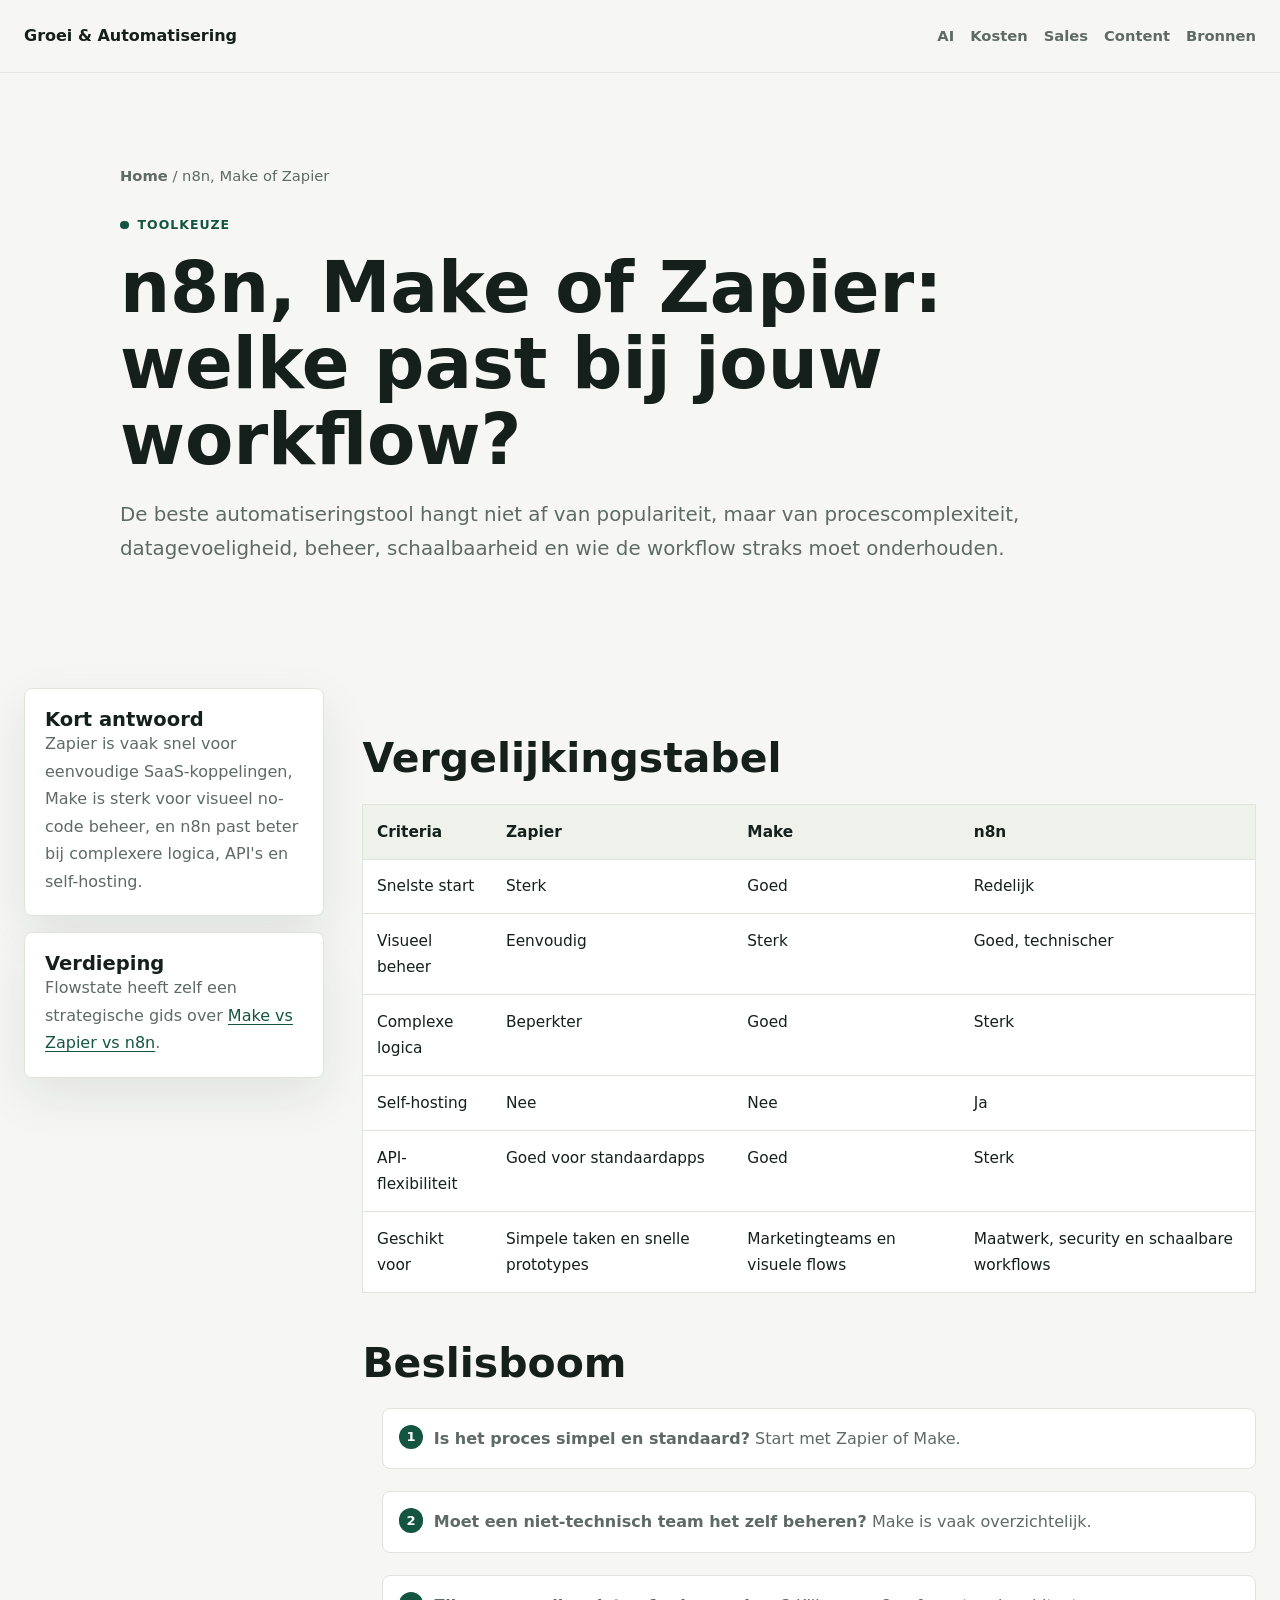
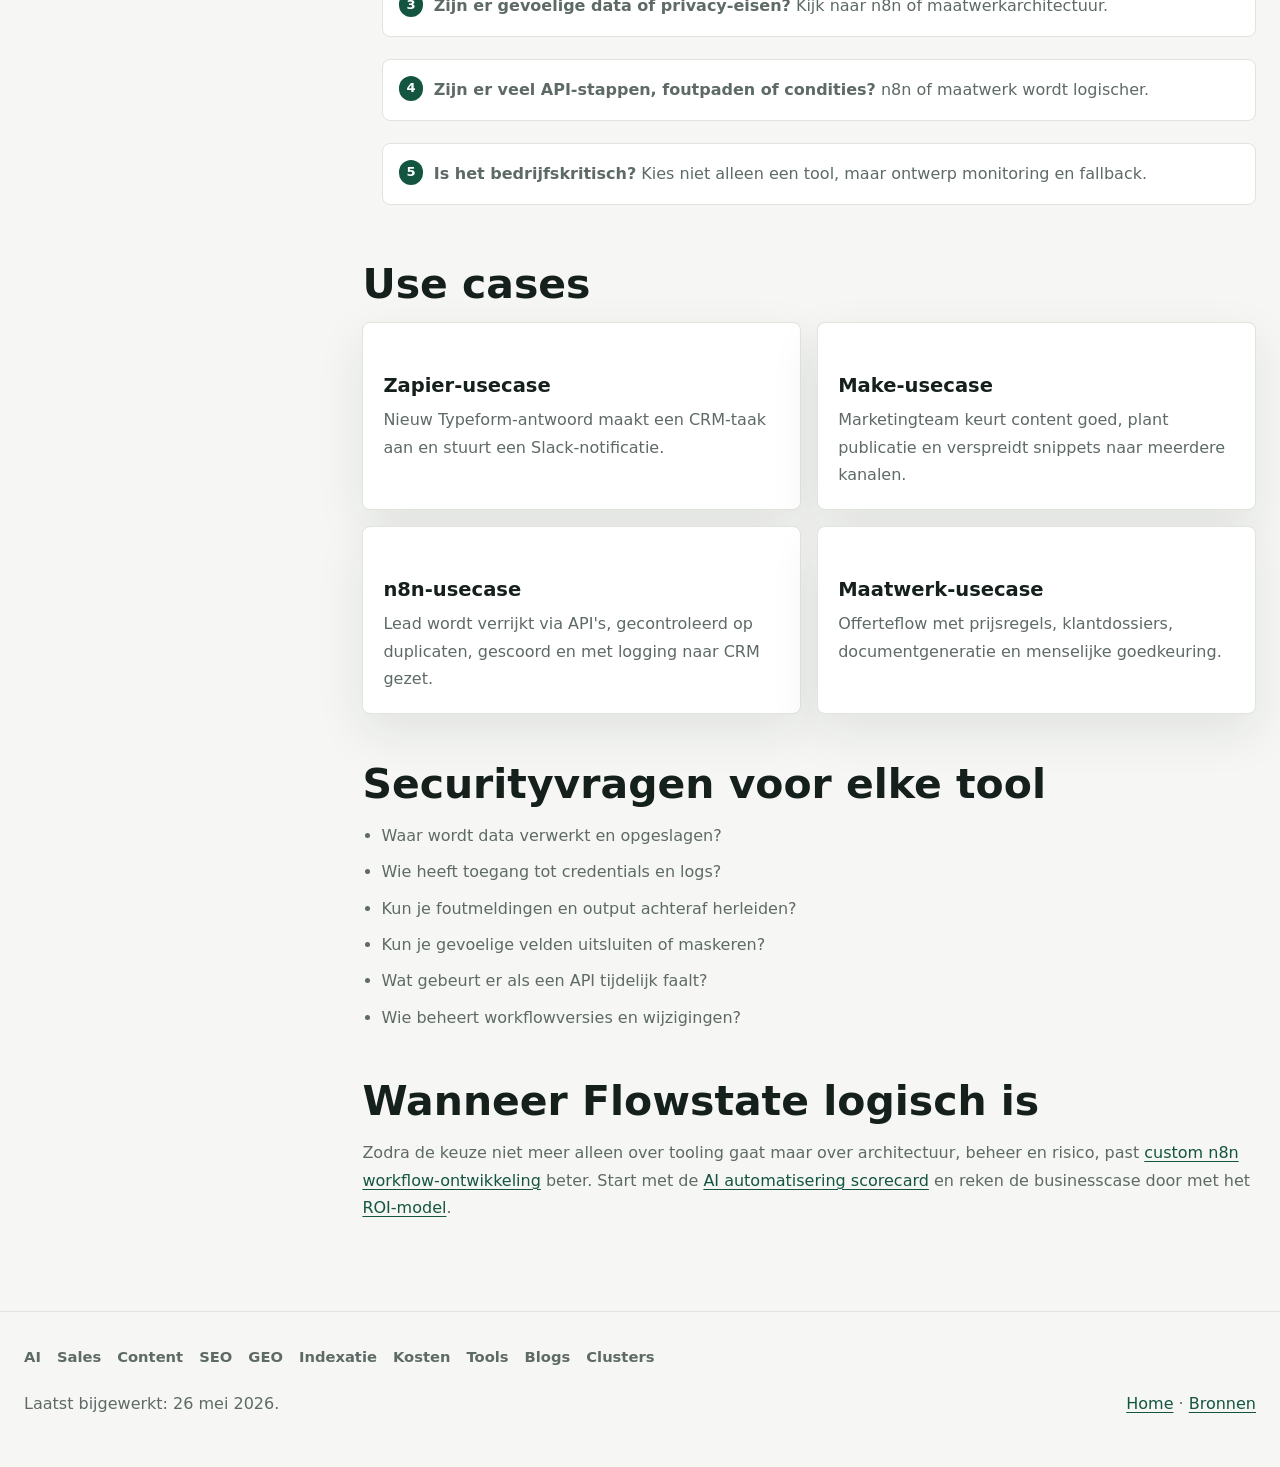
<file: n8n-make-zapier/index.html>
<!doctype html>
<html lang="nl">
<head>
  <meta charset="utf-8">
  <meta name="viewport" content="width=device-width, initial-scale=1">
  <title>n8n, Make of Zapier kiezen: vergelijking voor bedrijven</title>
  <meta name="description" content="Vergelijking van n8n, Make en Zapier voor bedrijfsautomatisering: use cases, security, beheer, complexiteit, kosten en schaalbaarheid.">
  <meta name="robots" content="index, follow, max-image-preview:large">
  <link rel="canonical" href="https://flowstatenl.github.io/Flowstate-link/n8n-make-zapier/">
  <link rel="stylesheet" href="../styles.css">
</head>
<body>
  <a class="skip-link" href="#inhoud">Direct naar inhoud</a>
  <header class="site-header">
    <div class="container header-inner">
      <a class="brand" href="../">Groei & Automatisering</a>
      <nav class="nav" aria-label="Hoofdnavigatie">
        <a href="../ai-automatisering/">AI</a>
        <a href="../kosten-ai-automatisering/">Kosten</a>
        <a href="../sales-automation/">Sales</a>
        <a href="../content-automatisering/">Content</a>
        <a href="../bronnen/">Bronnen</a>
      </nav>
    </div>
  </header>

  <main id="inhoud">
    <section class="page-hero">
      <div class="container narrow">
        <p class="breadcrumb"><a href="../">Home</a> / n8n, Make of Zapier</p>
        <p class="eyebrow">Toolkeuze</p>
        <h1>n8n, Make of Zapier: welke past bij jouw workflow?</h1>
        <p class="lead">
          De beste automatiseringstool hangt niet af van populariteit, maar van procescomplexiteit, datagevoeligheid,
          beheer, schaalbaarheid en wie de workflow straks moet onderhouden.
        </p>
      </div>
    </section>

    <section class="section">
      <div class="container two-column">
        <aside class="aside-stack">
          <div class="note">
            <h3>Kort antwoord</h3>
            <p>
              Zapier is vaak snel voor eenvoudige SaaS-koppelingen, Make is sterk voor visueel no-code beheer,
              en n8n past beter bij complexere logica, API's en self-hosting.
            </p>
          </div>
          <div class="note">
            <h3>Verdieping</h3>
            <p>
              Flowstate heeft zelf een strategische gids over
              <a href="https://goflowstate.nl/kennisbank/make-vs-zapier-vs-n8n-de-strategische-keuzegids-voor-bedrijfsautomatisering-in-2026/" target="_blank" rel="noopener">Make vs Zapier vs n8n</a>.
            </p>
          </div>
        </aside>
        <article class="prose">
          <h2>Vergelijkingstabel</h2>
          <table class="decision-table">
            <thead>
              <tr>
                <th>Criteria</th>
                <th>Zapier</th>
                <th>Make</th>
                <th>n8n</th>
              </tr>
            </thead>
            <tbody>
              <tr>
                <td>Snelste start</td>
                <td>Sterk</td>
                <td>Goed</td>
                <td>Redelijk</td>
              </tr>
              <tr>
                <td>Visueel beheer</td>
                <td>Eenvoudig</td>
                <td>Sterk</td>
                <td>Goed, technischer</td>
              </tr>
              <tr>
                <td>Complexe logica</td>
                <td>Beperkter</td>
                <td>Goed</td>
                <td>Sterk</td>
              </tr>
              <tr>
                <td>Self-hosting</td>
                <td>Nee</td>
                <td>Nee</td>
                <td>Ja</td>
              </tr>
              <tr>
                <td>API-flexibiliteit</td>
                <td>Goed voor standaardapps</td>
                <td>Goed</td>
                <td>Sterk</td>
              </tr>
              <tr>
                <td>Geschikt voor</td>
                <td>Simpele taken en snelle prototypes</td>
                <td>Marketingteams en visuele flows</td>
                <td>Maatwerk, security en schaalbare workflows</td>
              </tr>
            </tbody>
          </table>

          <h2>Beslisboom</h2>
          <ol class="workflow-map">
            <li><strong>Is het proces simpel en standaard?</strong> Start met Zapier of Make.</li>
            <li><strong>Moet een niet-technisch team het zelf beheren?</strong> Make is vaak overzichtelijk.</li>
            <li><strong>Zijn er gevoelige data of privacy-eisen?</strong> Kijk naar n8n of maatwerkarchitectuur.</li>
            <li><strong>Zijn er veel API-stappen, foutpaden of condities?</strong> n8n of maatwerk wordt logischer.</li>
            <li><strong>Is het bedrijfskritisch?</strong> Kies niet alleen een tool, maar ontwerp monitoring en fallback.</li>
          </ol>

          <h2>Use cases</h2>
          <div class="grid-2">
            <div class="mini-card">
              <h3>Zapier-usecase</h3>
              <p>Nieuw Typeform-antwoord maakt een CRM-taak aan en stuurt een Slack-notificatie.</p>
            </div>
            <div class="mini-card">
              <h3>Make-usecase</h3>
              <p>Marketingteam keurt content goed, plant publicatie en verspreidt snippets naar meerdere kanalen.</p>
            </div>
            <div class="mini-card">
              <h3>n8n-usecase</h3>
              <p>Lead wordt verrijkt via API's, gecontroleerd op duplicaten, gescoord en met logging naar CRM gezet.</p>
            </div>
            <div class="mini-card">
              <h3>Maatwerk-usecase</h3>
              <p>Offerteflow met prijsregels, klantdossiers, documentgeneratie en menselijke goedkeuring.</p>
            </div>
          </div>

          <h2>Securityvragen voor elke tool</h2>
          <ul>
            <li>Waar wordt data verwerkt en opgeslagen?</li>
            <li>Wie heeft toegang tot credentials en logs?</li>
            <li>Kun je foutmeldingen en output achteraf herleiden?</li>
            <li>Kun je gevoelige velden uitsluiten of maskeren?</li>
            <li>Wat gebeurt er als een API tijdelijk faalt?</li>
            <li>Wie beheert workflowversies en wijzigingen?</li>
          </ul>

          <h2>Wanneer Flowstate logisch is</h2>
          <p>
            Zodra de keuze niet meer alleen over tooling gaat maar over architectuur, beheer en risico, past
            <a href="https://goflowstate.nl/services/custom/" target="_blank" rel="noopener">custom n8n workflow-ontwikkeling</a>
            beter. Start met de <a href="../ai-automatisering/">AI automatisering scorecard</a> en reken de businesscase
            door met het <a href="../kosten-ai-automatisering/">ROI-model</a>.
          </p>
        </article>
      </div>
    </section>
  </main>

  <footer class="site-footer">
    <nav class="container footer-links" aria-label="Contenthub">
      <a href="../ai-automatisering/">AI</a>
      <a href="../sales-automation/">Sales</a>
      <a href="../content-automatisering/">Content</a>
      <a href="../seo-automatisering/">SEO</a>
      <a href="../geo-ai-overviews/">GEO</a>
      <a href="../google-indexatie/">Indexatie</a>
      <a href="../kosten-ai-automatisering/">Kosten</a>
      <a href="../n8n-make-zapier/">Tools</a>
      <a href="../blogs-uitbesteden/">Blogs</a>
      <a href="../contentcluster-voorbeeld/">Clusters</a>
    </nav>
    <div class="container footer-inner">
      <p>Laatst bijgewerkt: 26 mei 2026.</p>
      <p><a href="../">Home</a> · <a href="../bronnen/">Bronnen</a></p>
    </div>
  </footer>
</body>
</html>
</file>
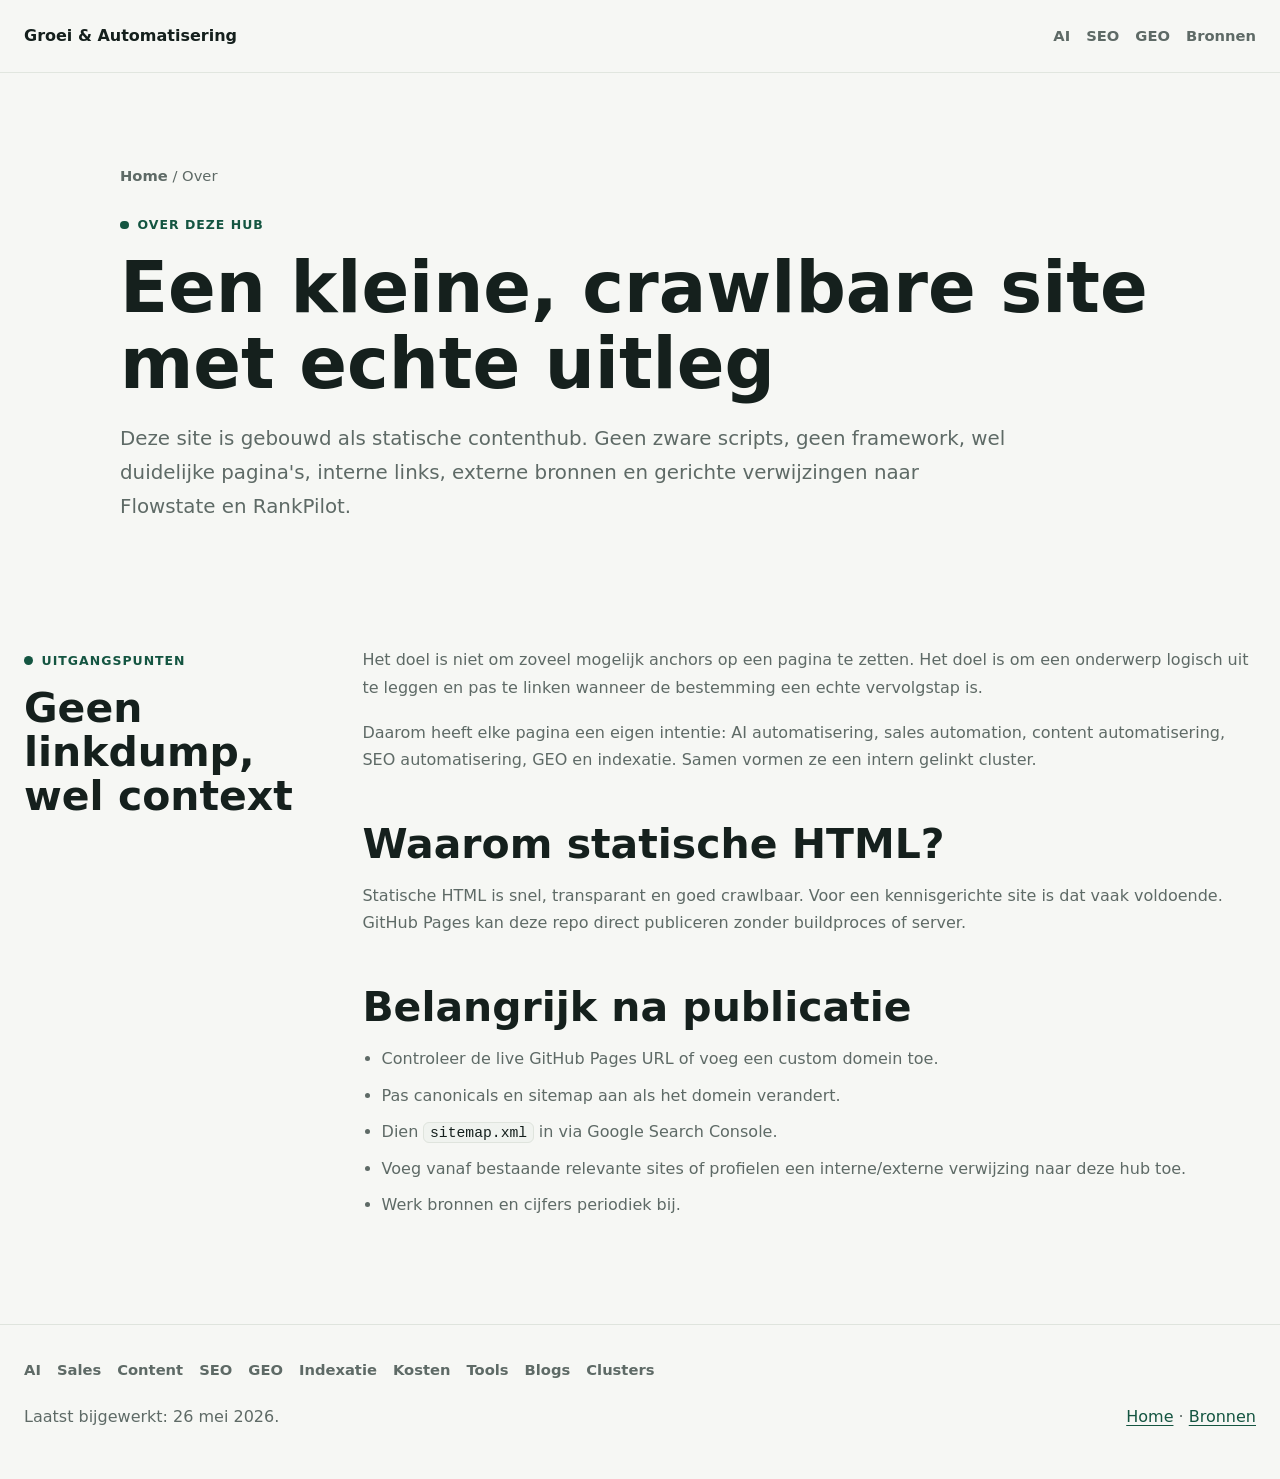
<file: over/index.html>
<!doctype html>
<html lang="nl">
<head>
  <meta charset="utf-8">
  <meta name="viewport" content="width=device-width, initial-scale=1">
  <title>Over Groei & Automatisering</title>
  <meta name="description" content="Over deze statische contenthub over AI automatisering, SEO automatisering, GEO en technische indexatie.">
  <meta name="robots" content="index, follow, max-image-preview:large">
  <link rel="canonical" href="https://flowstatenl.github.io/Flowstate-link/over/">
  <link rel="stylesheet" href="../styles.css">
</head>
<body>
  <a class="skip-link" href="#inhoud">Direct naar inhoud</a>
  <header class="site-header">
    <div class="container header-inner">
      <a class="brand" href="../">Groei & Automatisering</a>
      <nav class="nav" aria-label="Hoofdnavigatie">
        <a href="../ai-automatisering/">AI</a>
        <a href="../seo-automatisering/">SEO</a>
        <a href="../geo-ai-overviews/">GEO</a>
        <a href="../bronnen/">Bronnen</a>
      </nav>
    </div>
  </header>

  <main id="inhoud">
    <section class="page-hero">
      <div class="container narrow">
        <p class="breadcrumb"><a href="../">Home</a> / Over</p>
        <p class="eyebrow">Over deze hub</p>
        <h1>Een kleine, crawlbare site met echte uitleg</h1>
        <p class="lead">
          Deze site is gebouwd als statische contenthub. Geen zware scripts, geen framework, wel duidelijke pagina's,
          interne links, externe bronnen en gerichte verwijzingen naar Flowstate en RankPilot.
        </p>
      </div>
    </section>

    <section class="section">
      <div class="container two-column">
        <div>
          <p class="eyebrow">Uitgangspunten</p>
          <h2>Geen linkdump, wel context</h2>
        </div>
        <article class="prose">
          <p>
            Het doel is niet om zoveel mogelijk anchors op een pagina te zetten. Het doel is om een onderwerp logisch
            uit te leggen en pas te linken wanneer de bestemming een echte vervolgstap is.
          </p>
          <p>
            Daarom heeft elke pagina een eigen intentie: AI automatisering, sales automation, content automatisering,
            SEO automatisering, GEO en indexatie. Samen vormen ze een intern gelinkt cluster.
          </p>
          <h2>Waarom statische HTML?</h2>
          <p>
            Statische HTML is snel, transparant en goed crawlbaar. Voor een kennisgerichte site is dat vaak voldoende.
            GitHub Pages kan deze repo direct publiceren zonder buildproces of server.
          </p>
          <h2>Belangrijk na publicatie</h2>
          <ul>
            <li>Controleer de live GitHub Pages URL of voeg een custom domein toe.</li>
            <li>Pas canonicals en sitemap aan als het domein verandert.</li>
            <li>Dien <code>sitemap.xml</code> in via Google Search Console.</li>
            <li>Voeg vanaf bestaande relevante sites of profielen een interne/externe verwijzing naar deze hub toe.</li>
            <li>Werk bronnen en cijfers periodiek bij.</li>
          </ul>
        </article>
      </div>
    </section>
  </main>

  <footer class="site-footer">
    <nav class="container footer-links" aria-label="Contenthub">
      <a href="../ai-automatisering/">AI</a>
      <a href="../sales-automation/">Sales</a>
      <a href="../content-automatisering/">Content</a>
      <a href="../seo-automatisering/">SEO</a>
      <a href="../geo-ai-overviews/">GEO</a>
      <a href="../google-indexatie/">Indexatie</a>
      <a href="../kosten-ai-automatisering/">Kosten</a>
      <a href="../n8n-make-zapier/">Tools</a>
      <a href="../blogs-uitbesteden/">Blogs</a>
      <a href="../contentcluster-voorbeeld/">Clusters</a>
    </nav>
    <div class="container footer-inner">
      <p>Laatst bijgewerkt: 26 mei 2026.</p>
      <p><a href="../">Home</a> · <a href="../bronnen/">Bronnen</a></p>
    </div>
  </footer>
</body>
</html>
</file>
<file: styles.css>
:root {
  --bg: #f6f7f4;
  --paper: #ffffff;
  --ink: #15201d;
  --muted: #5e6a66;
  --line: #dfe4dd;
  --line-strong: #c8d0c6;
  --green: #1f7a5c;
  --green-dark: #145541;
  --blue: #2357a4;
  --blue-soft: #e7eef9;
  --gold: #b7791f;
  --mint: #e6f4ed;
  --rose: #f7e9e6;
  --shadow: 0 18px 50px rgba(21, 32, 29, 0.09);
  --radius: 8px;
  --container: 1320px;
  --reading: 1040px;
}

* {
  box-sizing: border-box;
}

html {
  scroll-behavior: smooth;
}

body {
  margin: 0;
  background: var(--bg);
  color: var(--ink);
  font-family: Inter, ui-sans-serif, system-ui, -apple-system, BlinkMacSystemFont, "Segoe UI", sans-serif;
  font-size: 16px;
  line-height: 1.72;
}

img {
  display: block;
  max-width: 100%;
  height: auto;
}

a {
  color: var(--green-dark);
  text-decoration-thickness: 0.08em;
  text-underline-offset: 0.2em;
}

a:hover {
  color: var(--blue);
}

h1,
h2,
h3 {
  margin: 0;
  color: var(--ink);
  line-height: 1.08;
  letter-spacing: 0;
}

h1 {
  max-width: 20ch;
  font-size: clamp(2.5rem, 5.5vw, 5.2rem);
}

h2 {
  max-width: 28ch;
  font-size: clamp(1.9rem, 3.2vw, 3.1rem);
}

h3 {
  font-size: 1.22rem;
}

p {
  margin: 0 0 1.1rem;
}

p:last-child {
  margin-bottom: 0;
}

code {
  padding: 0.1rem 0.35rem;
  border: 1px solid var(--line);
  border-radius: 6px;
  background: #f0f3ef;
  color: var(--ink);
  font-size: 0.92em;
}

.skip-link {
  position: absolute;
  top: -80px;
  left: 1rem;
  z-index: 10;
  padding: 0.75rem 1rem;
  background: var(--ink);
  color: #fff;
}

.skip-link:focus {
  top: 1rem;
}

.container {
  width: min(var(--container), calc(100% - 3rem));
  margin-inline: auto;
}

.narrow {
  max-width: var(--reading);
}

.site-header {
  position: sticky;
  top: 0;
  z-index: 5;
  border-bottom: 1px solid rgba(223, 228, 221, 0.86);
  background: rgba(246, 247, 244, 0.94);
  backdrop-filter: blur(14px);
}

.header-inner {
  min-height: 72px;
  display: flex;
  align-items: center;
  justify-content: space-between;
  gap: 1.5rem;
}

.brand {
  color: var(--ink);
  font-weight: 850;
  text-decoration: none;
}

.nav {
  display: flex;
  align-items: center;
  justify-content: flex-end;
  gap: 1rem;
  flex-wrap: wrap;
}

.nav a {
  color: var(--muted);
  font-size: 0.92rem;
  font-weight: 750;
  text-decoration: none;
}

.nav a:hover {
  color: var(--green-dark);
}

.hero {
  padding: clamp(4rem, 9vw, 8rem) 0 3rem;
}

.hero-grid {
  display: grid;
  grid-template-columns: minmax(0, 1.05fr) minmax(320px, 0.95fr);
  gap: clamp(2rem, 5vw, 5rem);
  align-items: center;
}

.hero-copy {
  min-width: 0;
}

.eyebrow {
  display: inline-flex;
  align-items: center;
  gap: 0.55rem;
  margin: 0 0 0.9rem;
  color: var(--green-dark);
  font-size: 0.78rem;
  font-weight: 850;
  letter-spacing: 0.08em;
  text-transform: uppercase;
}

.eyebrow::before {
  content: "";
  width: 0.55rem;
  height: 0.55rem;
  border-radius: 999px;
  background: currentColor;
}

.lead {
  max-width: 900px;
  margin-top: 1.25rem;
  color: var(--muted);
  font-size: clamp(1.08rem, 2vw, 1.24rem);
}

.actions,
.cta-links {
  display: flex;
  flex-wrap: wrap;
  gap: 0.8rem;
  margin-top: 1.8rem;
}

.button {
  display: inline-flex;
  align-items: center;
  justify-content: center;
  min-height: 48px;
  padding: 0.82rem 1.15rem;
  border: 1px solid var(--green-dark);
  border-radius: 999px;
  background: var(--green-dark);
  color: #fff;
  font-weight: 850;
  line-height: 1;
  text-decoration: none;
}

.button:hover {
  background: var(--green);
  color: #fff;
}

.button-muted {
  border-color: var(--line-strong);
  background: #fff;
  color: var(--ink);
}

.button-muted:hover {
  border-color: var(--green-dark);
  background: #fff;
  color: var(--green-dark);
}

.hero-visual,
.visual-card,
.source-card,
.card,
.note,
.checklist-card,
.metric,
.mini-card {
  border: 1px solid var(--line);
  border-radius: var(--radius);
  background: var(--paper);
  box-shadow: var(--shadow);
}

.hero-visual {
  overflow: hidden;
}

.hero-visual img {
  width: 100%;
  aspect-ratio: 4 / 3;
  object-fit: cover;
  background: var(--blue-soft);
}

.visual-caption {
  padding: 1rem 1.15rem;
  color: var(--muted);
  font-size: 0.94rem;
}

.section {
  padding: clamp(3.4rem, 7vw, 6rem) 0;
}

.section-soft {
  background: #eef2eb;
}

.border-top {
  border-top: 1px solid var(--line);
}

.section-head {
  display: grid;
  grid-template-columns: minmax(0, 0.75fr) minmax(0, 1fr);
  gap: 2rem;
  align-items: end;
  margin-bottom: 2rem;
}

.section-head p {
  color: var(--muted);
  font-size: 1.04rem;
}

.grid-3,
.grid-4,
.link-grid,
.grid-2 {
  display: grid;
  gap: 1rem;
}

.grid-2 {
  grid-template-columns: repeat(auto-fit, minmax(300px, 1fr));
}

.grid-3 {
  grid-template-columns: repeat(auto-fit, minmax(280px, 1fr));
}

.grid-4 {
  grid-template-columns: repeat(auto-fit, minmax(220px, 1fr));
}

.link-grid {
  grid-template-columns: repeat(auto-fit, minmax(320px, 1fr));
}

.card,
.source-card,
.note,
.checklist-card,
.metric,
.mini-card {
  padding: 1.25rem;
}

.card h3,
.mini-card h3,
.source-card h3 {
  margin-bottom: 0.55rem;
}

.card p,
.mini-card p,
.source-card p,
.note p {
  color: var(--muted);
}

.card a,
.mini-card a,
.source-card a {
  font-weight: 800;
}

.decision-table {
  width: 100%;
  margin: 1.5rem 0;
  border-collapse: collapse;
  border: 1px solid var(--line);
  border-radius: var(--radius);
  background: var(--paper);
  font-size: 0.96rem;
  table-layout: auto;
}

.decision-table th,
.decision-table td {
  padding: 0.85rem;
  border-bottom: 1px solid var(--line);
  text-align: left;
  vertical-align: top;
  overflow-wrap: anywhere;
}

.decision-table th {
  background: #eef2eb;
  color: var(--ink);
  font-weight: 850;
}

.decision-table tr:last-child td {
  border-bottom: 0;
}

.score-grid {
  display: grid;
  grid-template-columns: repeat(auto-fit, minmax(160px, 1fr));
  gap: 0.75rem;
  margin: 1.4rem 0;
}

.score-item {
  min-height: 132px;
  padding: 1rem;
  border: 1px solid var(--line);
  border-radius: var(--radius);
  background: #fff;
}

.score-item strong {
  display: block;
  margin-bottom: 0.35rem;
  color: var(--green-dark);
  font-size: 1.5rem;
  line-height: 1;
}

.workflow-map {
  display: grid;
  gap: 0.85rem;
  margin: 1.4rem 0;
  padding: 0;
  list-style: none;
  counter-reset: workflow;
}

.workflow-map li {
  position: relative;
  padding: 1rem 1rem 1rem 3.2rem;
  border: 1px solid var(--line);
  border-radius: var(--radius);
  background: #fff;
  color: var(--muted);
}

.workflow-map li::before {
  counter-increment: workflow;
  content: counter(workflow);
  position: absolute;
  left: 1rem;
  top: 1rem;
  display: grid;
  place-items: center;
  width: 1.55rem;
  height: 1.55rem;
  border-radius: 999px;
  background: var(--green-dark);
  color: #fff;
  font-size: 0.82rem;
  font-weight: 900;
}

.example-box {
  margin: 1.4rem 0;
  padding: 1.25rem;
  border: 1px solid var(--line);
  border-left: 5px solid var(--green-dark);
  border-radius: var(--radius);
  background: #fff;
}

.example-box h3 {
  margin-bottom: 0.55rem;
}

.example-box p,
.example-box li,
.score-item p {
  color: var(--muted);
}

.toc-card {
  padding: 1.25rem;
  border: 1px solid var(--line);
  border-radius: var(--radius);
  background: #fff;
}

.toc-card ul {
  margin: 0.75rem 0 0;
  padding-left: 1.2rem;
}

.toc-card li {
  margin-bottom: 0.4rem;
}

.metric strong {
  display: block;
  margin-bottom: 0.35rem;
  color: var(--green-dark);
  font-size: 2.4rem;
  line-height: 1;
}

.two-column {
  display: grid;
  grid-template-columns: minmax(220px, 300px) minmax(0, 1fr);
  gap: clamp(1.5rem, 3vw, 3rem);
  align-items: start;
}

.prose {
  width: 100%;
  max-width: var(--reading);
}

.prose h2,
.prose h3 {
  max-width: none;
}

.prose .grid-3 {
  grid-template-columns: repeat(auto-fit, minmax(240px, 1fr));
}

.prose p,
.prose li {
  color: var(--muted);
}

.prose h2 {
  margin-top: 3rem;
  margin-bottom: 1rem;
}

.prose h3 {
  margin-top: 2rem;
  margin-bottom: 0.65rem;
}

.prose ul,
.prose ol {
  padding-left: 1.2rem;
}

.prose li {
  margin-bottom: 0.55rem;
}

.aside-stack {
  display: grid;
  gap: 1rem;
}

.visual-card {
  overflow: hidden;
}

.visual-card img {
  width: 100%;
  aspect-ratio: 16 / 10;
  object-fit: cover;
}

.pill-list,
.source-list {
  display: flex;
  flex-wrap: wrap;
  gap: 0.55rem;
  padding: 0;
  margin: 1rem 0 0;
  list-style: none;
}

.pill-list a,
.pill-list span {
  display: inline-flex;
  padding: 0.45rem 0.7rem;
  border: 1px solid var(--line);
  border-radius: 999px;
  background: #fff;
  color: var(--ink);
  font-size: 0.9rem;
  font-weight: 750;
  text-decoration: none;
}

.source-list {
  display: grid;
  gap: 0.75rem;
}

.source-list li {
  padding-bottom: 0.75rem;
  border-bottom: 1px solid var(--line);
}

.source-list li:last-child {
  padding-bottom: 0;
  border-bottom: 0;
}

.checklist {
  margin: 1rem 0 0;
  padding-left: 1.2rem;
}

.checklist li {
  margin-bottom: 0.65rem;
  color: var(--muted);
}

.band {
  padding: clamp(2rem, 5vw, 3.5rem);
  border-radius: var(--radius);
  background: var(--ink);
  color: #fff;
}

.band h2,
.band p,
.band .eyebrow {
  color: #fff;
}

.band p {
  opacity: 0.82;
}

.site-footer {
  padding: 2rem 0;
  border-top: 1px solid var(--line);
  color: var(--muted);
}

.footer-links {
  display: flex;
  flex-wrap: wrap;
  gap: 0.7rem 1rem;
  margin-bottom: 1.25rem;
}

.footer-links a {
  color: var(--muted);
  font-size: 0.92rem;
  font-weight: 750;
  text-decoration: none;
}

.footer-links a:hover {
  color: var(--green-dark);
}

.footer-inner {
  display: flex;
  justify-content: space-between;
  gap: 1rem;
  flex-wrap: wrap;
}

.breadcrumb {
  margin-bottom: 1.4rem;
  color: var(--muted);
  font-size: 0.92rem;
}

.breadcrumb a {
  color: var(--muted);
  font-weight: 750;
  text-decoration: none;
}

.page-hero {
  padding: clamp(3rem, 7vw, 6rem) 0 2rem;
}

.page-hero h1 {
  max-width: 22ch;
}

.page-hero .two-column {
  grid-template-columns: minmax(0, 1.1fr) minmax(320px, 0.9fr);
}

@media (max-width: 900px) {
  .header-inner,
  .section-head,
  .hero-grid,
  .two-column {
    grid-template-columns: 1fr;
  }

  .header-inner {
    align-items: flex-start;
    padding: 1rem 0;
  }

  .grid-3,
  .grid-4,
  .link-grid,
  .grid-2,
  .score-grid {
    grid-template-columns: 1fr;
  }

  .nav {
    justify-content: flex-start;
  }

  h1 {
    max-width: 100%;
  }
}

@media (max-width: 560px) {
  body {
    font-size: 15px;
  }

  .nav {
    gap: 0.7rem;
  }

  .button {
    width: 100%;
  }

  .container {
    width: min(var(--container), calc(100% - 1.5rem));
  }

  .decision-table {
    display: block;
    overflow-x: auto;
    white-space: nowrap;
  }

  .decision-table th,
  .decision-table td {
    min-width: 160px;
    white-space: normal;
  }
}
</file>
